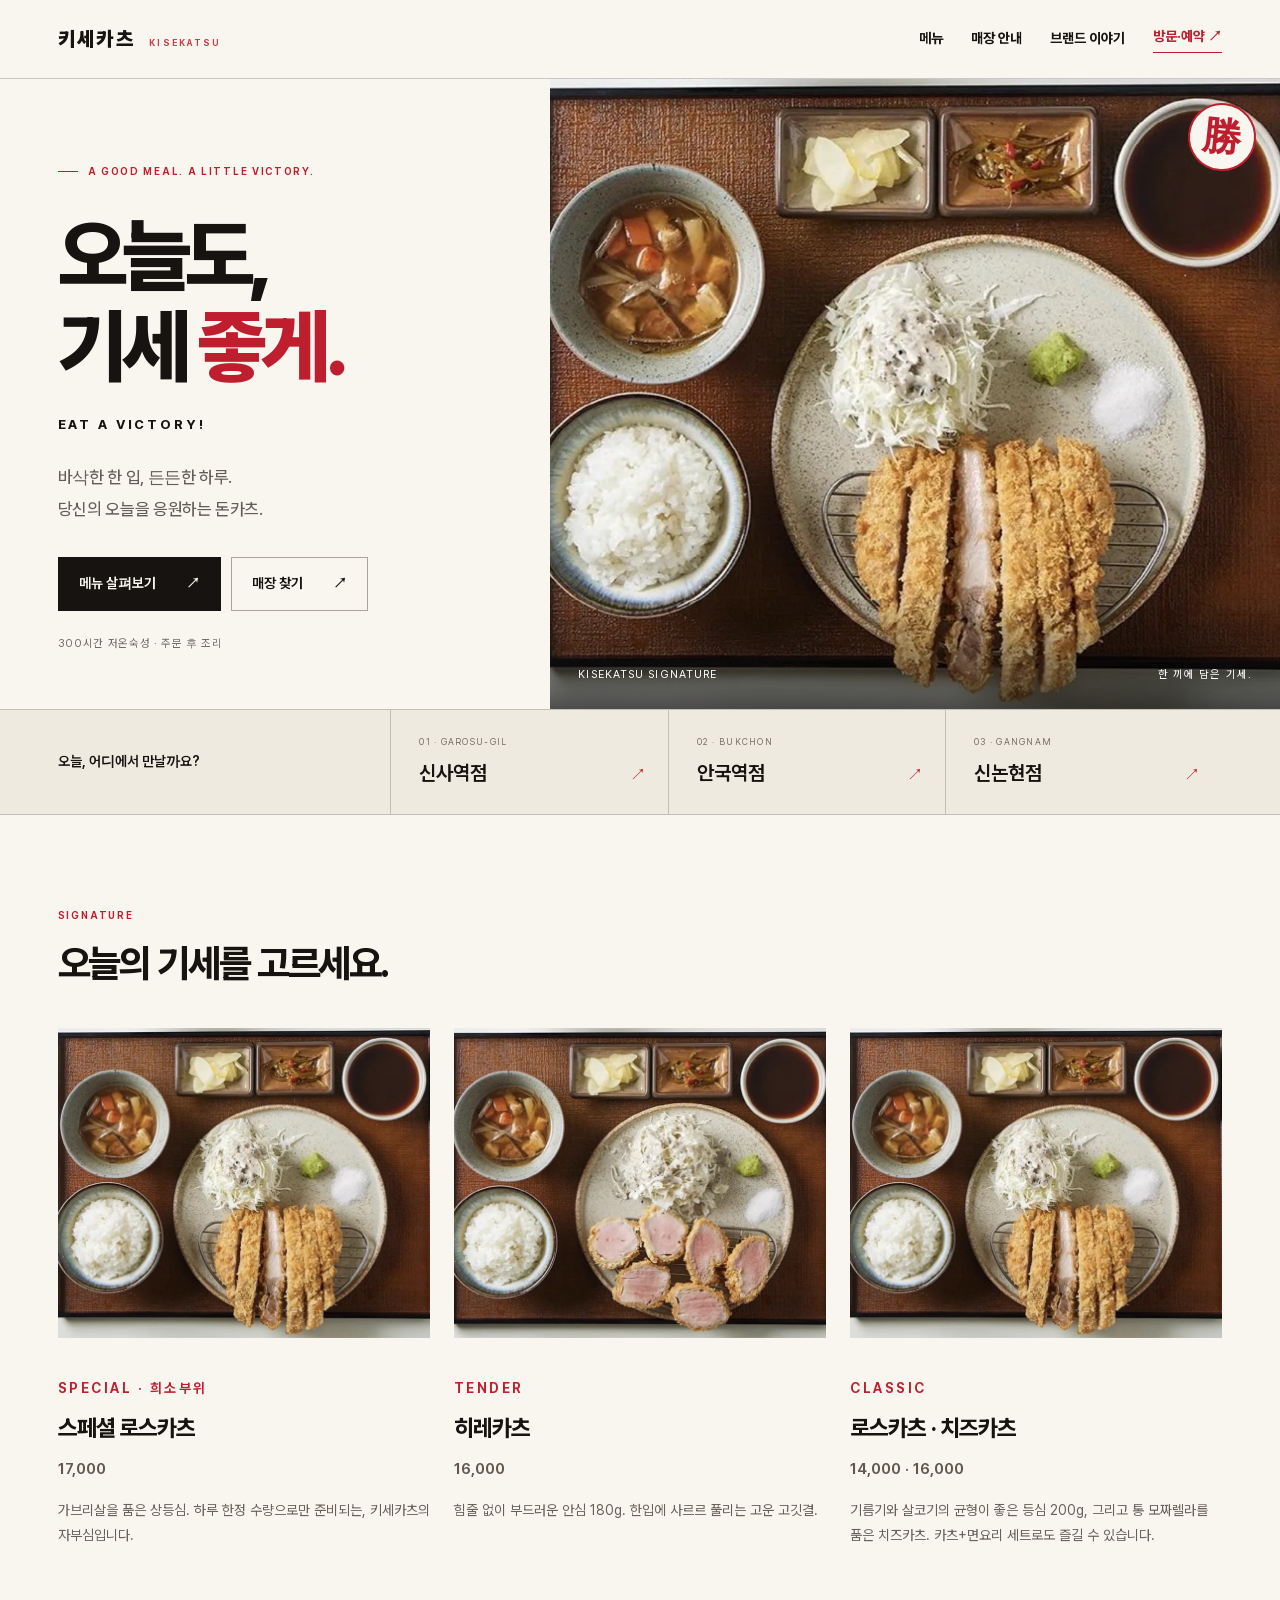
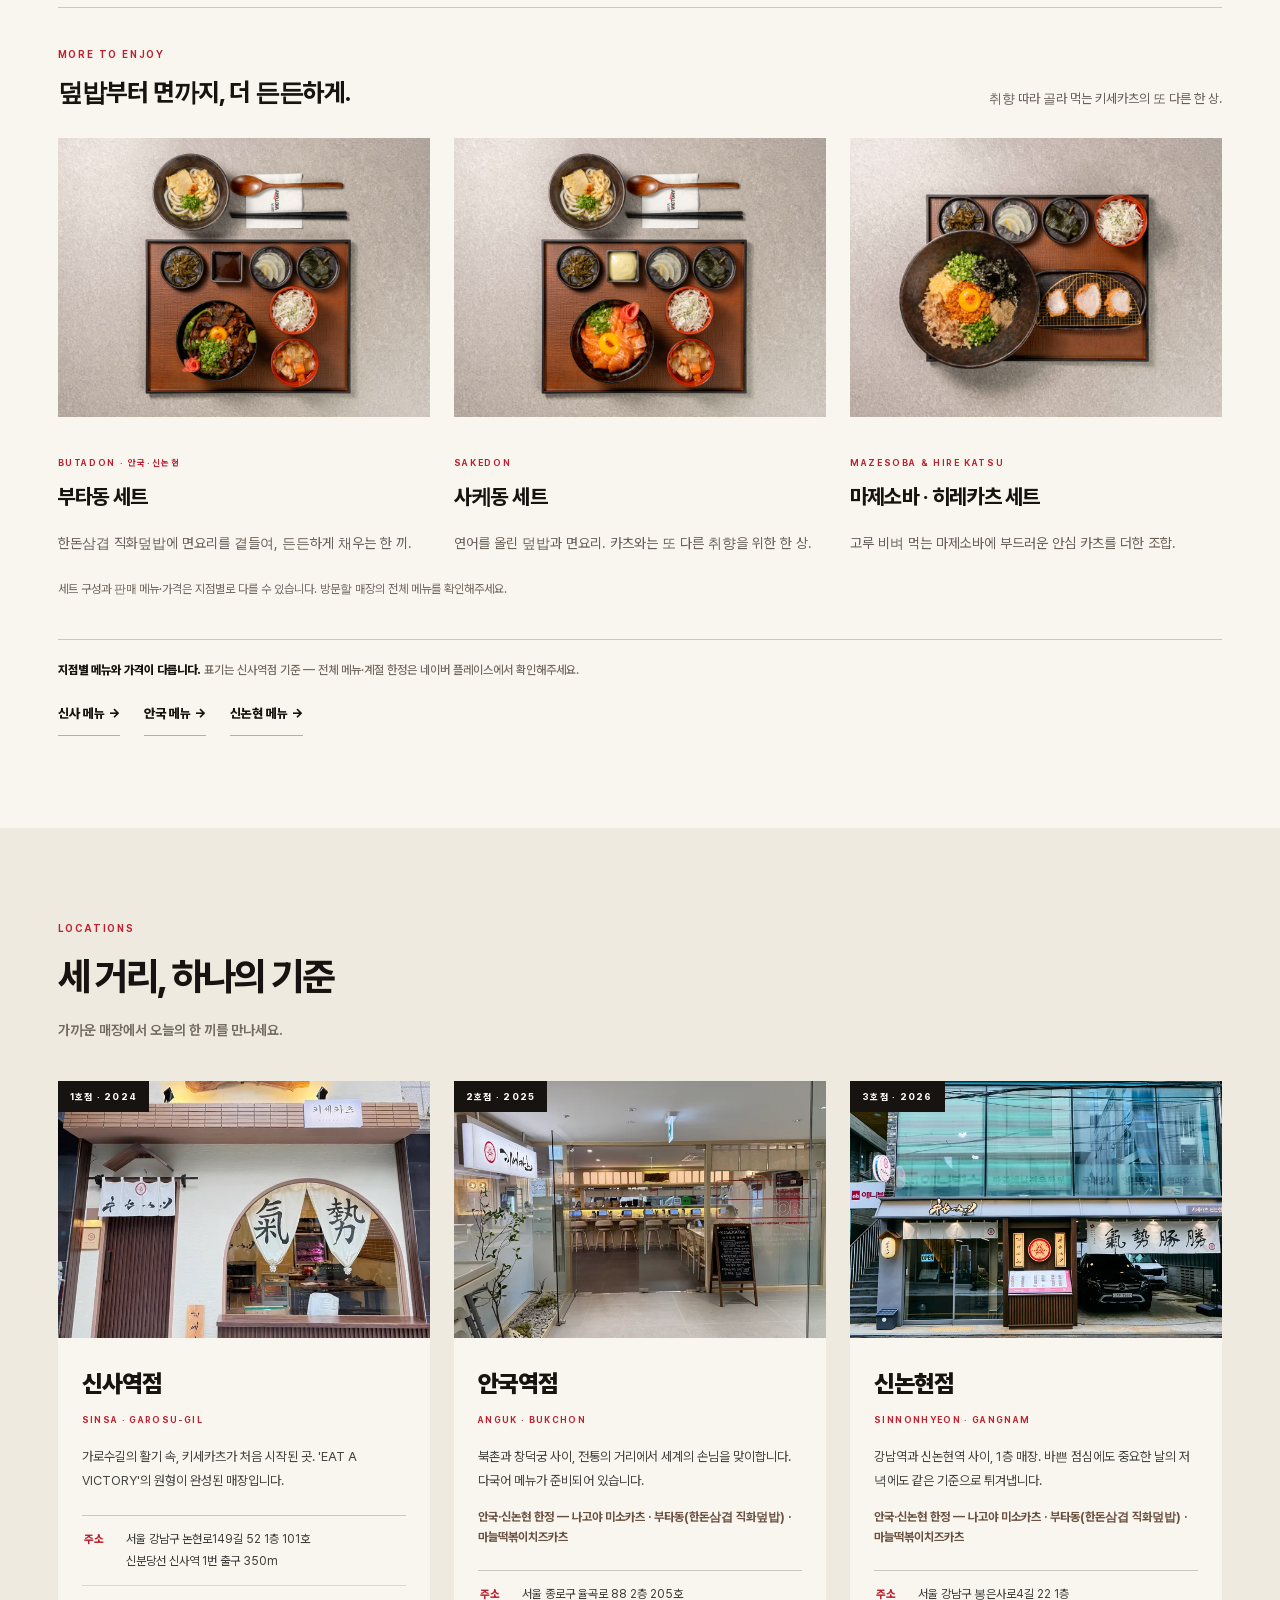
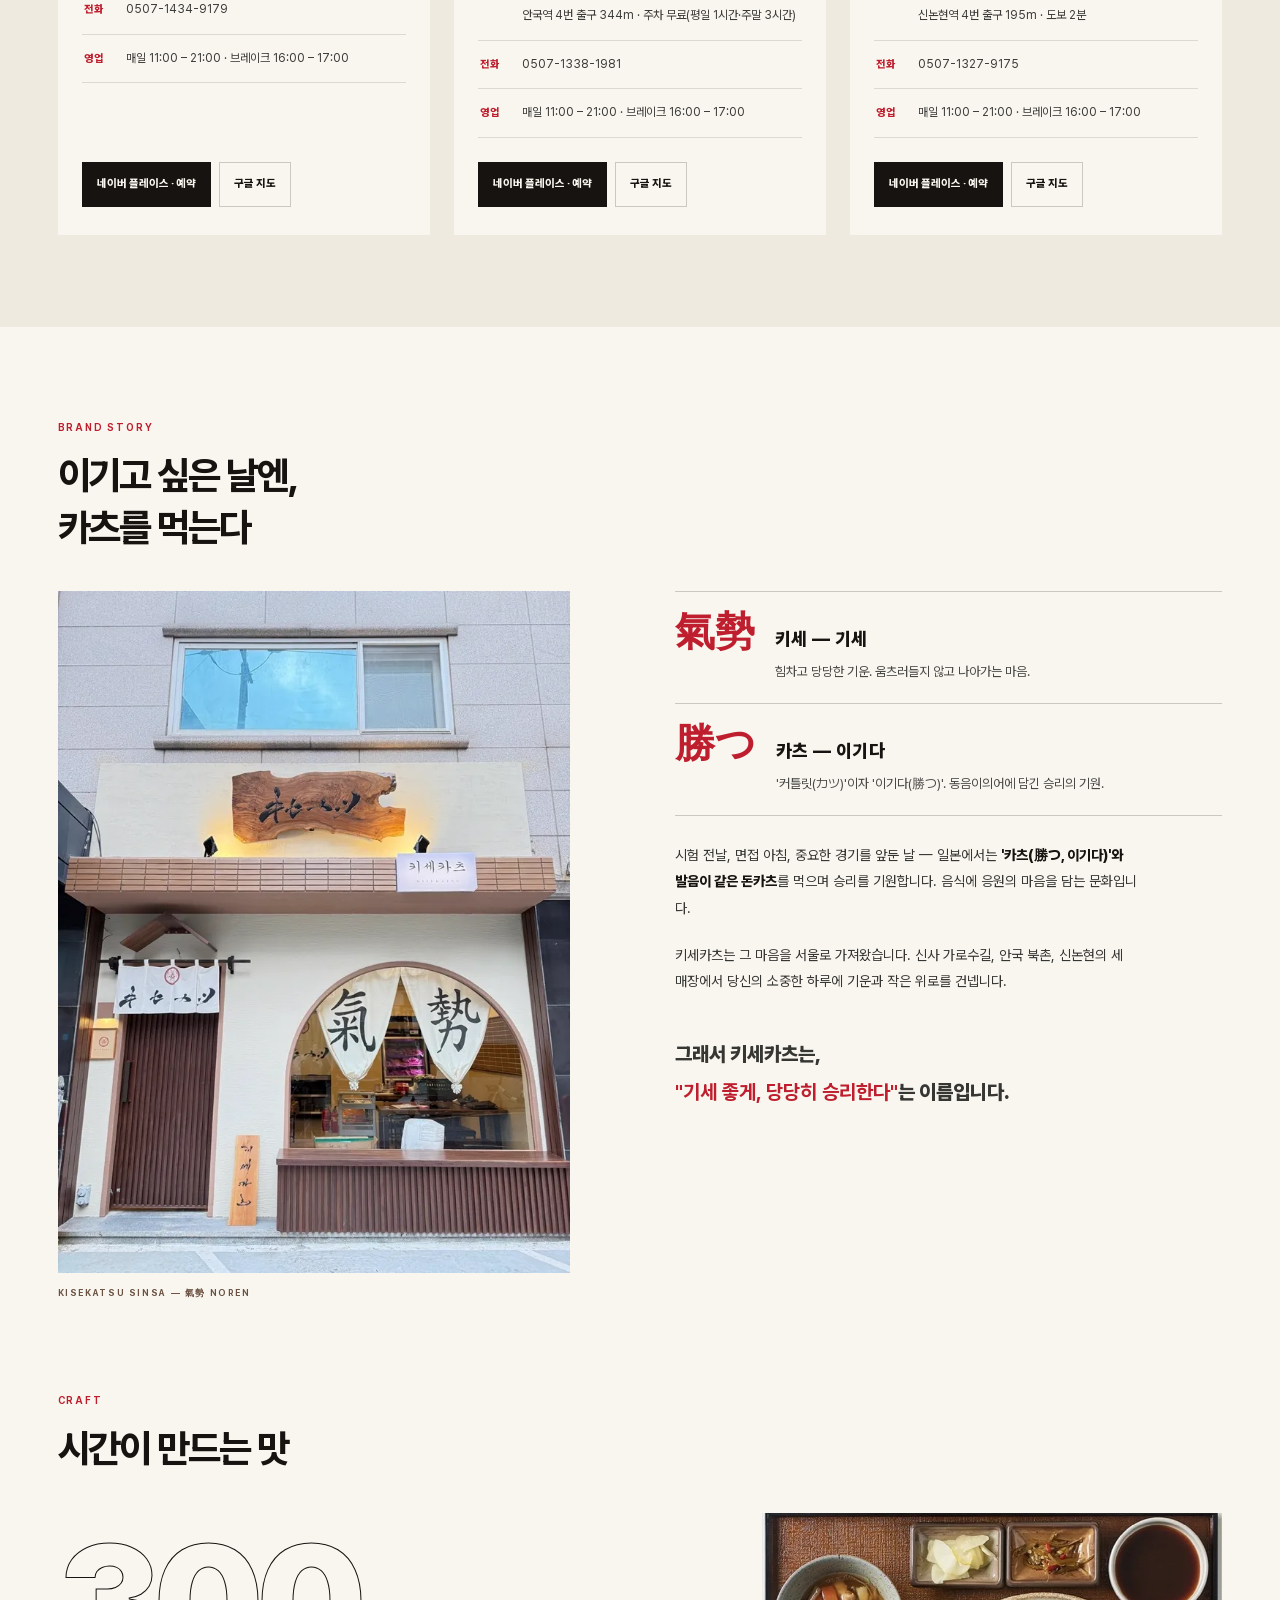
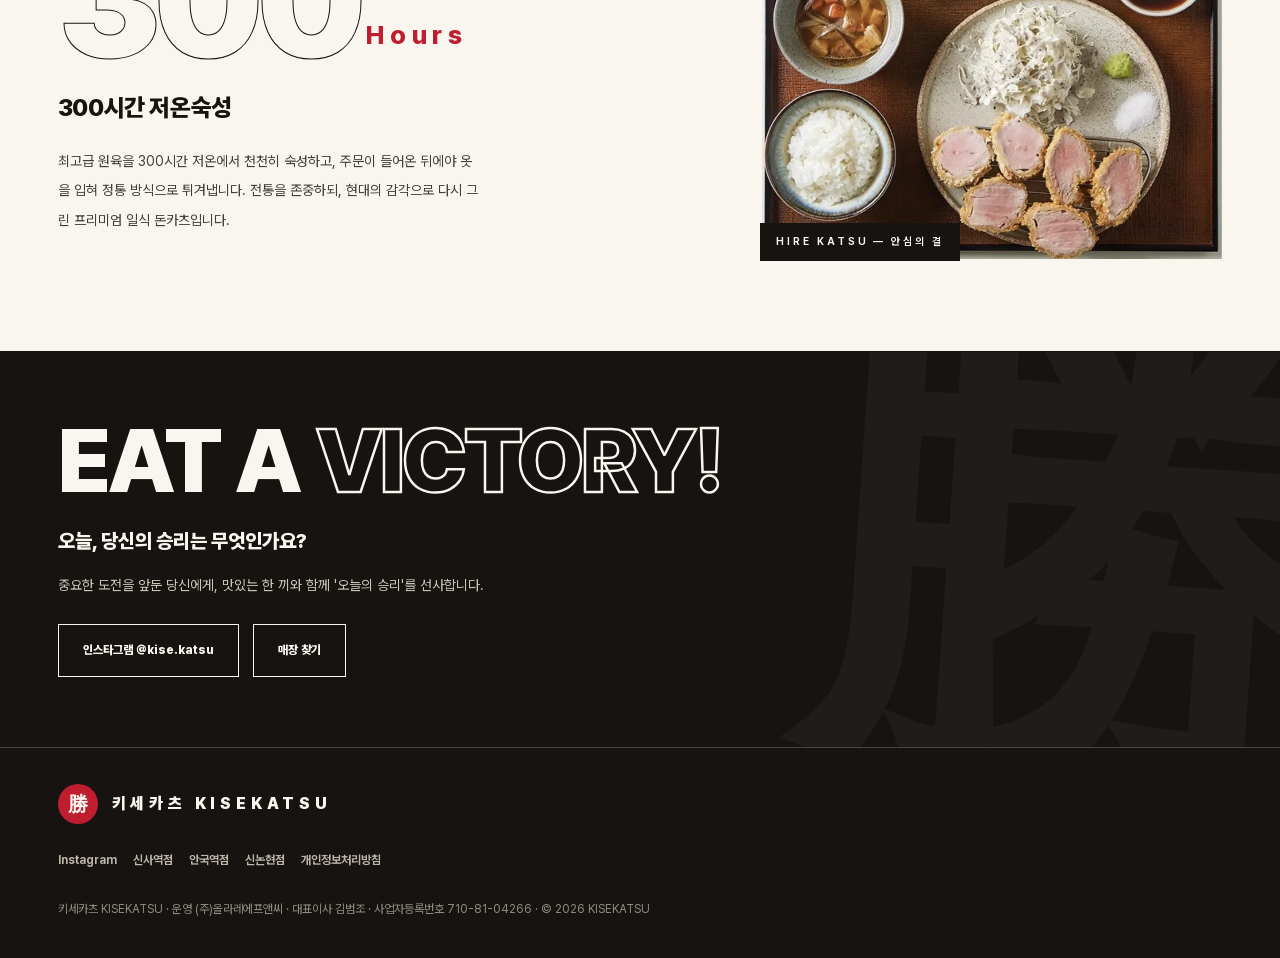
<file: index.html>
<!DOCTYPE html>

<html lang="ko">
<head>
<meta charset="UTF-8">
<meta name="viewport" content="width=device-width, initial-scale=1.0">
<title>키세카츠 KISEKATSU — 승리를 파는 돈카츠 · 신사 가로수길 · 안국 북촌 · 신논현</title>
<meta name="description" content="300시간 저온숙성 프리미엄 돈카츠 키세카츠. 일본에서 승리를 기원하며 먹는 카츠(勝つ)의 문화를 서울 신사 가로수길, 안국 북촌, 신논현역에서.">
<link rel="canonical" href="https://kisekatsu.kr/">
<meta property="og:type" content="website">
<meta property="og:title" content="키세카츠 KISEKATSU — EAT A VICTORY!">
<meta property="og:description" content="300시간 저온숙성 프리미엄 돈카츠. 신사 가로수길 · 안국 북촌 · 신논현.">
<meta property="og:url" content="https://kisekatsu.kr/">
<meta property="og:image" content="https://kisekatsu.kr/assets/img/og.jpg">
<meta property="og:locale" content="ko_KR">
<link rel="icon" href="favicon.svg" type="image/svg+xml">
<link rel="preload" href="assets/fonts/PretendardVariable.woff2" as="font" type="font/woff2" crossorigin>
<script type="application/ld+json">
{
  "@context": "https://schema.org",
  "@graph": [
    {
      "@type": "Organization",
      "@id": "https://kisekatsu.kr/#brand",
      "name": "키세카츠",
      "alternateName": "KISEKATSU",
      "url": "https://kisekatsu.kr/",
      "logo": "https://kisekatsu.kr/favicon.svg",
      "slogan": "EAT A VICTORY!",
      "sameAs": ["https://www.instagram.com/kise.katsu"]
    },
    {
      "@type": "Restaurant",
      "@id": "https://kisekatsu.kr/#sinsa",
      "name": "키세카츠 신사역점",
      "servesCuisine": "돈카츠",
      "priceRange": "₩10,000~₩20,000",
      "telephone": "0507-1434-9179",
      "address": {
        "@type": "PostalAddress",
        "streetAddress": "논현로149길 52 1층 101호",
        "addressLocality": "강남구",
        "addressRegion": "서울",
        "addressCountry": "KR"
      },
      "url": "https://kisekatsu.kr/",
      "sameAs": ["https://map.naver.com/p/entry/place/1186508365"],
      "openingHours": "Mo-Su 11:00-16:00,17:00-21:00",
      "acceptsReservations": "https://map.naver.com/p/entry/place/1186508365",
      "parentOrganization": {"@id": "https://kisekatsu.kr/#brand"}
    },
    {
      "@type": "Restaurant",
      "@id": "https://kisekatsu.kr/#anguk",
      "name": "키세카츠 안국역점",
      "servesCuisine": "돈카츠",
      "priceRange": "₩10,000~₩20,000",
      "telephone": "0507-1338-1981",
      "address": {
        "@type": "PostalAddress",
        "streetAddress": "율곡로 88 2층 205호",
        "addressLocality": "종로구",
        "addressRegion": "서울",
        "addressCountry": "KR"
      },
      "url": "https://kisekatsu.kr/",
      "sameAs": ["https://map.naver.com/p/entry/place/2086785604"],
      "openingHours": "Mo-Su 11:00-16:00,17:00-21:00",
      "acceptsReservations": "https://map.naver.com/p/entry/place/2086785604",
      "parentOrganization": {"@id": "https://kisekatsu.kr/#brand"}
    },
    {
      "@type": "Restaurant",
      "@id": "https://kisekatsu.kr/#sinnonhyeon",
      "name": "키세카츠 신논현점",
      "servesCuisine": "돈카츠",
      "priceRange": "₩10,000~₩20,000",
      "telephone": "0507-1327-9175",
      "address": {
        "@type": "PostalAddress",
        "streetAddress": "봉은사로4길 22 1층",
        "addressLocality": "강남구",
        "addressRegion": "서울",
        "postalCode": "06123",
        "addressCountry": "KR"
      },
      "geo": {"@type": "GeoCoordinates", "latitude": 37.5033958, "longitude": 127.0263934},
      "url": "https://kisekatsu.kr/#sinnonhyeon",
      "sameAs": ["https://map.naver.com/p/entry/place/2099352367", "https://maps.google.com/?cid=9476467565209082547"],
      "openingHours": "Mo-Su 11:00-16:00,17:00-21:00",
      "acceptsReservations": "https://booking.naver.com/booking/6/bizes/1740960",
      "parentOrganization": {"@id": "https://kisekatsu.kr/#brand"}
    }
  ]
}
</script>
<style>
  @font-face {
    font-family: 'Pretendard Variable';
    src: url('assets/fonts/PretendardVariable.woff2') format('woff2-variations');
    font-weight: 45 920;
    font-style: normal;
    font-display: swap;
  }
  :root {
    --ink: #0b0b0a;
    --paper: #f4eedf;
    --crimson: #be1e2d;
    --wood: #8c4936;
    --paper-70: rgba(244,238,223,.72);
    --ink-12: rgba(11,11,10,.12);
    --sans: 'Pretendard Variable', 'Apple SD Gothic Neo', 'Malgun Gothic', sans-serif;
    --serif-jp: 'Yu Mincho', 'Hiragino Mincho ProN', 'Noto Serif CJK KR', 'Batang', serif;
    --frame: 2px solid var(--ink);
  }
  * { margin: 0; padding: 0; box-sizing: border-box; }
  html { scroll-behavior: smooth; }
  body {
    font-family: var(--sans); background: var(--paper); color: var(--ink);
    -webkit-font-smoothing: antialiased; overflow-x: hidden;
    font-size: 16px; line-height: 1.85;
  }
  img { max-width: 100%; display: block; }
  a { color: inherit; }
  ::selection { background: var(--crimson); color: var(--paper); }
  :focus-visible { outline: 3px solid var(--crimson); outline-offset: 3px; }

  .skip {
    position: absolute; left: -9999px; top: 0; z-index: 300;
    background: var(--ink); color: var(--paper); padding: 12px 20px; font-weight: 700;
  }
  .skip:focus { left: 0; }

  /* ── 활자 체계 ── */
  .display {
    font-weight: 900; text-transform: uppercase;
    letter-spacing: -.045em; line-height: .88;
  }
  .label-en {
    font-weight: 650; font-size: 12px; letter-spacing: .34em;
    text-transform: uppercase;
  }
  .h-ko { font-weight: 850; letter-spacing: -.015em; line-height: 1.42; }

  /* ── 헤더 ── */
  header.top {
    position: fixed; inset: 0 0 auto 0; z-index: 100;
    display: flex; justify-content: space-between; align-items: center;
    padding: 26px clamp(20px, 4.5vw, 60px);
    mix-blend-mode: difference; color: #fff;
    pointer-events: none;
  }
  header.top a { pointer-events: auto; }
  .brand-lockup { display: flex; align-items: baseline; gap: 14px; text-decoration: none; }
  .brand-lockup b { font-weight: 900; font-size: 19px; letter-spacing: .3em; }
  .brand-lockup span { font-weight: 650; font-size: 10px; letter-spacing: .42em; opacity: .85; }
  nav.top-nav { display: flex; gap: 34px; }
  nav.top-nav a {
    text-decoration: none; font-weight: 700; font-size: 12.5px; letter-spacing: .26em;
    opacity: .85; transition: opacity .25s;
  }
  nav.top-nav a:hover { opacity: 1; }

  /* ── 모바일 하단 앵커바 ── */
  .anchor-bar {
    display: none; position: fixed; inset: auto 0 0 0; z-index: 110;
    background: var(--ink); border-top: var(--frame);
  }
  .anchor-bar a {
    flex: 1; text-align: center; padding: 15px 4px calc(15px + env(safe-area-inset-bottom, 0px));
    color: var(--paper); text-decoration: none; font-weight: 700; font-size: 12px; letter-spacing: .14em;
  }
  .anchor-bar a + a { border-left: 1px solid rgba(244,238,223,.22); }
  .anchor-bar a.res { background: var(--crimson); }

  /* ── 히어로 ── */
  .hero { position: relative; min-height: 100svh; display: flex; align-items: flex-end; overflow: hidden; }
  .hero-photo { position: absolute; inset: 0; }
  .hero-photo img {
    width: 100%; height: 100%; object-fit: cover;
    filter: saturate(.8) contrast(1.06);
    animation: breathe 14s ease-in-out infinite alternate;
  }
  @keyframes breathe { from { transform: scale(1); } to { transform: scale(1.06); } }
  .hero-shade {
    position: absolute; inset: 0;
    background:
      linear-gradient(to top, rgba(11,11,10,.82) 0%, rgba(11,11,10,.34) 42%, rgba(11,11,10,.12) 70%),
      linear-gradient(105deg, rgba(11,11,10,.5) 0%, rgba(11,11,10,0) 55%);
  }
  .hero-stamp {
    position: absolute; top: clamp(86px, 12vh, 130px); right: clamp(20px, 6vw, 90px);
    width: clamp(84px, 10vw, 128px); height: clamp(84px, 10vw, 128px);
    border: 3px solid var(--crimson); border-radius: 50%;
    display: flex; align-items: center; justify-content: center;
    font-family: var(--serif-jp); font-weight: 700; color: var(--crimson);
    font-size: clamp(46px, 5.6vw, 72px);
    transform: rotate(6deg);
    background: rgba(244,238,223,.9);
  }
  .hero-inner {
    position: relative; width: 100%; max-width: 1440px; margin: 0 auto;
    padding: 0 clamp(20px, 4.5vw, 60px) clamp(56px, 9vh, 110px);
    color: var(--paper);
  }
  .hero-topline { display: flex; align-items: center; gap: 18px; color: var(--paper); }
  .hero-topline::before { content: ''; width: 46px; height: 2px; background: var(--crimson); }
  .hero h1.display {
    margin-top: 26px;
    font-size: clamp(64px, 12.5vw, 176px);
  }
  .hero h1 .line2 { display: block; }
  .hero h1 .hollow { color: transparent; -webkit-text-stroke: 2.5px var(--paper); }
  .hero h1 .bang { color: var(--crimson); -webkit-text-stroke: 0; }
  .hero-ko {
    margin-top: 30px; font-size: clamp(19px, 2.5vw, 27px);
    font-weight: 850; letter-spacing: -.01em;
  }
  .hero-meta {
    margin-top: 26px; display: flex; flex-wrap: wrap; gap: 10px 30px;
    font-weight: 600; font-size: 13px; letter-spacing: .2em; color: var(--paper-70);
  }
  .scroll-hint {
    position: absolute; right: clamp(20px, 4.5vw, 60px); bottom: clamp(56px, 9vh, 110px);
    font-weight: 650; font-size: 10px; letter-spacing: .44em; color: var(--paper-70);
    writing-mode: vertical-rl;
  }
  .scroll-hint::after {
    content: ''; display: block; width: 1px; height: 52px; background: var(--paper);
    margin: 14px auto 0; animation: drop 2.2s cubic-bezier(.2,.7,.3,1) infinite;
  }
  @keyframes drop { 0% { transform: scaleY(0); transform-origin: top; } 55% { transform: scaleY(1); } 100% { transform: scaleY(1); opacity: 0; } }

  /* ── 마퀴 (전체 1곳) ── */
  .marquee { overflow: hidden; background: var(--crimson); border-block: var(--frame); padding: 15px 0; }
  .marquee-track { display: flex; width: max-content; animation: slide 26s linear infinite; }
  .marquee-track span {
    font-weight: 900; font-size: 15px; letter-spacing: .3em; color: var(--paper);
    white-space: nowrap; padding-right: 64px; text-transform: uppercase;
  }
  .marquee-track span.jp { font-family: var(--serif-jp); font-weight: 700; letter-spacing: .18em; }
  @keyframes slide { to { transform: translateX(-50%); } }

  /* ── 공통 씬 ── */
  section { position: relative; }
  .inner { max-width: 1440px; margin: 0 auto; padding-inline: clamp(20px, 4.5vw, 60px); }
  .scene-head {
    display: grid; grid-template-columns: auto 1fr; gap: 22px clamp(24px, 4vw, 64px);
    align-items: start;
  }
  .scene-no {
    width: 58px; height: 58px; border: var(--frame); border-radius: 50%;
    display: flex; align-items: center; justify-content: center;
    font-weight: 800; font-size: 15px; letter-spacing: .08em;
  }
  .scene-head .label-en { color: var(--crimson); margin-bottom: 14px; }
  .scene-title { font-size: clamp(30px, 4vw, 52px); }

  /* ── 01 스토리·네이밍 ── */
  .story { padding: clamp(110px, 14vh, 170px) 0; }
  .story-grid {
    margin-top: clamp(56px, 7vw, 96px);
    display: grid; grid-template-columns: 5fr 6fr; gap: clamp(40px, 6vw, 110px);
    align-items: start;
  }
  .story-photo { position: sticky; top: 110px; }
  .story-photo figure { position: relative; border: var(--frame); }
  .story-photo img { filter: saturate(.8) contrast(1.06); }
  .story-photo figure::after {
    content: ''; position: absolute; inset: 0; transform: translate(14px, 14px);
    border: 2px solid var(--crimson); z-index: -1;
  }
  .story-photo figcaption {
    margin-top: 20px; font-weight: 650; font-size: 11px; letter-spacing: .3em; color: var(--wood);
    text-transform: uppercase;
  }
  .naming-pair { border-top: var(--frame); }
  .naming-row { display: flex; align-items: baseline; gap: 26px; padding: 30px 2px; border-bottom: var(--frame); }
  .naming-kanji { font-family: var(--serif-jp); font-weight: 700; font-size: clamp(42px, 4.6vw, 62px); color: var(--crimson); line-height: 1; flex-shrink: 0; }
  .naming-row h3 { font-size: 20px; font-weight: 850; letter-spacing: .02em; }
  .naming-row p { font-size: 14.5px; color: rgba(11,11,10,.74); margin-top: 6px; }
  .story-copy { margin-top: 46px; }
  .story-copy > p { font-size: 16.5px; line-height: 2.1; color: rgba(11,11,10,.82); margin-bottom: 30px; max-width: 33em; }
  .story-copy strong { font-weight: 800; color: var(--ink); }
  .story-sum {
    margin-top: 40px; font-size: clamp(21px, 2.4vw, 28px); font-weight: 850; line-height: 1.7;
  }
  .story-sum b { color: var(--crimson); }

  /* ── 선언 (70svh) ── */
  .declare {
    min-height: 70svh; background: var(--ink); color: var(--paper);
    display: flex; align-items: center; border-block: var(--frame);
  }
  .declare .inner { width: 100%; padding-block: 90px; }
  .declare .display { font-size: clamp(56px, 9.5vw, 138px); }
  .declare .display em { font-style: normal; color: transparent; -webkit-text-stroke: 2px var(--paper); }
  .declare .display .win { color: var(--crimson); }
  .declare-ko {
    margin-top: 34px; font-size: clamp(17px, 1.9vw, 21px); font-weight: 500;
    color: rgba(244,238,223,.78); max-width: 36em; line-height: 2.05;
    margin-left: clamp(0px, 14vw, 260px);
  }
  .declare-ko strong { color: var(--paper); font-weight: 800; }

  /* ── 02 크래프트 ── */
  .craft { padding: clamp(110px, 14vh, 170px) 0; overflow: hidden; }
  .craft-grid {
    margin-top: clamp(48px, 6vw, 80px);
    display: grid; grid-template-columns: 7fr 5fr; gap: clamp(36px, 5vw, 90px); align-items: center;
  }
  .craft-num {
    font-weight: 900; letter-spacing: -.06em; line-height: .8;
    font-size: clamp(120px, 22vw, 320px);
    margin-left: calc(clamp(20px, 4.5vw, 60px) * -1.6);
    color: transparent; -webkit-text-stroke: 3px var(--ink);
    user-select: none;
  }
  .craft-num i { font-style: normal; font-size: .16em; letter-spacing: .22em; color: var(--crimson); -webkit-text-stroke: 0; vertical-align: .5em; margin-left: .3em; font-weight: 800; }
  .craft-copy h3 { font-size: clamp(24px, 2.8vw, 34px); margin-top: 26px; }
  .craft-copy p { margin-top: 22px; font-size: 15.5px; line-height: 2.1; color: rgba(11,11,10,.78); max-width: 30em; }
  .craft-photo { border: var(--frame); position: relative; }
  .craft-photo img { filter: saturate(.8) contrast(1.06); aspect-ratio: 4/3; object-fit: cover; width: 100%; }
  .craft-photo figcaption {
    position: absolute; left: -2px; bottom: -2px; background: var(--ink); color: var(--paper);
    font-weight: 650; font-size: 10.5px; letter-spacing: .28em; padding: 10px 16px; text-transform: uppercase;
  }

  /* ── 03 메뉴 ── */
  .menu { background: var(--ink); color: var(--paper); border-block: var(--frame); padding: clamp(110px, 14vh, 170px) 0; }
  .menu .scene-no { border-color: var(--paper); }
  .menu-deck {
    margin-top: clamp(56px, 7vw, 100px);
    display: grid; grid-template-columns: repeat(3, 1fr); gap: clamp(24px, 3vw, 44px);
    align-items: start;
  }
  .dish { border: 2px solid var(--paper); background: var(--ink); }
  .dish:nth-child(2) { margin-top: clamp(32px, 4.5vw, 72px); }
  .dish:nth-child(3) { margin-top: clamp(64px, 9vw, 144px); }
  .dish-photo { border-bottom: 2px solid var(--paper); overflow: hidden; }
  .dish-photo img { filter: saturate(.8) contrast(1.06); aspect-ratio: 5/4; object-fit: cover; width: 100%; transition: transform .8s cubic-bezier(.2,.7,.2,1); }
  .dish:hover .dish-photo img { transform: scale(1.045); }
  .dish-body { padding: 30px 28px 34px; }
  .dish-tag { font-weight: 650; font-size: 10.5px; letter-spacing: .3em; color: var(--crimson); text-transform: uppercase; }
  .dish h3 { margin-top: 12px; font-size: 23px; font-weight: 850; letter-spacing: .01em; }
  .dish .price { margin-top: 6px; font-weight: 650; font-size: 13px; letter-spacing: .1em; color: rgba(244,238,223,.66); }
  .dish p { margin-top: 16px; font-size: 14px; line-height: 1.95; color: rgba(244,238,223,.78); }
  .dish-type { padding: 40px 28px 44px; display: flex; flex-direction: column; min-height: 100%; }
  .dish-type .naming-kanji { color: var(--crimson); font-size: 54px; }
  .menu-more {
    margin-top: clamp(48px, 6vw, 76px); border: 2px solid var(--paper);
    display: grid; grid-template-columns: 1fr auto auto; align-items: center;
  }
  .menu-more p { padding: 24px 30px; font-size: 14.5px; font-weight: 500; color: rgba(244,238,223,.85); }
  .menu-more p strong { color: var(--paper); font-weight: 800; }
  .menu-more a {
    align-self: stretch; display: flex; align-items: center; padding: 24px 30px;
    border-left: 2px solid var(--paper); text-decoration: none;
    font-weight: 800; font-size: 13px; letter-spacing: .18em; transition: background .25s, color .25s;
  }
  .menu-more a:hover { background: var(--crimson); }

  /* ── 04 매장 ── */
  .stores { padding: clamp(110px, 14vh, 170px) 0 clamp(140px, 18vh, 220px); }
  .stores-proof { margin-top: 16px; font-weight: 650; font-size: 13px; letter-spacing: .16em; color: var(--wood); }
  .store-grid {
    margin-top: clamp(56px, 7vw, 96px);
    display: grid; grid-template-columns: 1fr 1fr; gap: clamp(32px, 5vw, 80px);
    align-items: start;
  }
  .store:nth-child(2) { margin-top: clamp(48px, 8vw, 150px); }
  @media (min-width: 1200px) {
    .store-grid { grid-template-columns: repeat(3, 1fr); gap: clamp(28px, 2.6vw, 48px); }
    .store-body { padding: 36px 30px 40px; }
  }
  .store { border: var(--frame); background: var(--paper); position: relative; }
  .store-photo { border-bottom: var(--frame); overflow: hidden; position: relative; }
  .store-photo img { filter: saturate(.8) contrast(1.06); aspect-ratio: 4/3; object-fit: cover; width: 100%; transition: transform .8s cubic-bezier(.2,.7,.2,1); }
  .store:hover .store-photo img { transform: scale(1.04); }
  .store-no {
    position: absolute; top: 0; left: 0; background: var(--ink); color: var(--paper);
    font-weight: 800; font-size: 11px; letter-spacing: .24em; padding: 11px 18px;
  }
  .store-body { padding: 42px 40px 46px; }
  .store h3 { font-size: 27px; font-weight: 900; letter-spacing: .04em; }
  .store h3 small { display: block; font-weight: 650; font-size: 10.5px; letter-spacing: .38em; color: var(--crimson); margin-top: 10px; text-transform: uppercase; }
  .store-desc { margin-top: 20px; font-size: 14.5px; line-height: 2; color: rgba(11,11,10,.76); }
  .store-only { margin-top: 14px; font-size: 13px; font-weight: 700; color: var(--wood); }
  .store dl { margin-top: 26px; border-top: var(--frame); }
  .store dl div { display: flex; padding: 13px 2px; border-bottom: 1px solid var(--ink-12); }
  .store dt { width: 74px; flex-shrink: 0; font-weight: 800; font-size: 12px; letter-spacing: .2em; color: var(--crimson); }
  .store dd { font-size: 14.5px; color: rgba(11,11,10,.8); line-height: 1.8; }
  .store dd a { text-decoration: none; }
  .store-links { margin-top: 30px; display: flex; flex-wrap: wrap; gap: 12px; }
  .store-links a {
    text-decoration: none; font-weight: 800; font-size: 12.5px; letter-spacing: .14em;
    border: var(--frame); padding: 13px 20px; transition: .25s;
    background: var(--paper);
  }
  .store-links a.naver { background: var(--ink); color: var(--paper); }
  .store-links a:hover { transform: translate(-3px, -3px); box-shadow: 5px 5px 0 var(--crimson); }

  /* ── 클로징 ── */
  .closing {
    background: var(--crimson); color: var(--paper); border-top: var(--frame);
    padding: clamp(130px, 18vh, 210px) 0; position: relative; overflow: hidden; text-align: left;
  }
  .closing-kanji {
    position: absolute; top: 50%; right: -4vw; transform: translateY(-50%) rotate(4deg);
    font-family: var(--serif-jp); font-weight: 700; font-size: clamp(300px, 42vw, 640px);
    color: rgba(11,11,10,.14); line-height: 1; user-select: none; pointer-events: none;
  }
  .closing .display { position: relative; font-size: clamp(52px, 9vw, 132px); }
  .closing .display .hollow { color: transparent; -webkit-text-stroke: 2.5px var(--paper); }
  .closing-q {
    position: relative; margin-top: 38px; font-size: clamp(19px, 2.3vw, 26px);
    font-weight: 850; line-height: 1.7;
  }
  .closing-sub { position: relative; margin-top: 16px; font-size: 15px; color: rgba(244,238,223,.82); max-width: 34em; }
  .closing-links { position: relative; margin-top: 44px; display: flex; flex-wrap: wrap; gap: 14px; }
  .closing-links a {
    text-decoration: none; font-weight: 800; font-size: 13px; letter-spacing: .16em;
    border: 2px solid var(--paper); padding: 15px 24px; transition: .25s;
  }
  .closing-links a:hover { background: var(--paper); color: var(--crimson); }

  /* ── 푸터 ── */
  footer { background: var(--ink); color: var(--paper); padding: 60px 0 46px; }
  footer .inner { display: grid; gap: 26px; }
  .foot-brand { display: flex; align-items: center; gap: 14px; }
  .foot-seal {
    width: 40px; height: 40px; border-radius: 50%; background: var(--crimson); color: var(--paper);
    display: flex; align-items: center; justify-content: center;
    font-family: var(--serif-jp); font-weight: 700; font-size: 20px;
  }
  .foot-brand b { font-weight: 900; font-size: 16px; letter-spacing: .3em; }
  footer p.legal { font-size: 12px; font-weight: 400; color: rgba(244,238,223,.55); letter-spacing: .06em; line-height: 2.2; }
  footer .foot-links { display: flex; flex-wrap: wrap; gap: 22px; font-size: 12px; }
  footer .foot-links a { color: rgba(244,238,223,.75); text-decoration: none; font-weight: 650; letter-spacing: .12em; }
  footer .foot-links a:hover { color: var(--paper); }

  /* ── 리빌 (no-JS 폴백: 기본 보임) ── */
  .reveal { opacity: 1; transform: none; }
  html.js .reveal { opacity: 0; transform: translateY(30px); transition: opacity .9s cubic-bezier(.2,.7,.2,1), transform .9s cubic-bezier(.2,.7,.2,1); }
  html.js .reveal.on { opacity: 1; transform: none; }

  @media (prefers-reduced-motion: reduce) {
    .hero-photo img, .marquee-track, .scroll-hint::after { animation: none !important; }
    html.js .reveal { opacity: 1; transform: none; transition: none; }
    html { scroll-behavior: auto; }
  }

  /* ── 반응형 ── */
  @media (max-width: 960px) {
    nav.top-nav { display: none; }
    .anchor-bar { display: flex; }
    body { padding-bottom: 54px; }
    .story-grid, .craft-grid, .store-grid { grid-template-columns: 1fr; }
    .story-photo { position: static; }
    .menu-deck { grid-template-columns: 1fr; }
    .dish:nth-child(2), .dish:nth-child(3) { margin-top: 0; }
    .dish { max-width: 560px; }
    .dish:nth-child(2) { margin-left: auto; }
    .store:nth-child(2) { margin-top: 0; }
    .menu-more { grid-template-columns: 1fr; }
    .menu-more a { border-left: 0; border-top: 2px solid var(--paper); }
    .craft-num { margin-left: -6px; }
    .declare-ko { margin-left: 0; }
    .scroll-hint { display: none; }
  }
  @media (max-width: 420px) {
    .hero h1.display { font-size: clamp(56px, 17vw, 76px); }
    .store-body { padding: 32px 24px 36px; }
    .dish-body { padding: 26px 22px 30px; }
    .scene-head { grid-template-columns: 1fr; }
    .scene-no { display: none; }
  }

/* Food and visits: 2026-09-29 preview */
.menu-extra{margin-top:60px;padding-top:38px;border-top:1px solid rgba(23,19,16,.2)}
#more-menu-title{scroll-margin-top:140px}
.menu-extra-heading{display:flex;justify-content:space-between;align-items:flex-end;gap:20px}.menu-extra-heading .label-en{font-size:10px;color:#be1e2d;letter-spacing:.18em;margin-bottom:12px}.menu-extra-heading h3{font-size:25px;font-weight:750;letter-spacing:-.04em;line-height:1.4}.menu-extra-heading>p{font-size:13px;color:#696158}.menu-set-note{margin-top:24px;font-size:12px;color:#736a61;line-height:1.8}.extra-menu-deck .dish-photo img{aspect-ratio:4/3!important;height:auto;object-fit:contain}.menu-extra .dish h3{font-size:21px}.menu-extra .dish-tag{font-size:9px}.menu-extra .menu-deck{margin-top:28px}
@media(max-width:760px){.menu-extra{margin-top:38px;padding-top:28px}.menu-extra-heading{display:block}.menu-extra-heading h3{font-size:23px}.menu-extra-heading>p{margin-top:10px;font-size:12px}.menu-extra .dish h3{font-size:21px}}
:root{--ink:#171310;--paper:#f8f6ef;--crimson:#be1e2d;--wood:#6b5142;--frame:1px solid rgba(23,19,16,.2)}
body{line-height:1.7} section[id],article[id]{scroll-margin-top:96px} a{touch-action:manipulation}
header.top{position:sticky;inset:auto;top:0;background:var(--paper);color:var(--ink);mix-blend-mode:normal;padding:22px 4.5vw;border-bottom:var(--frame);pointer-events:auto}
.brand-lockup b{font-size:20px;letter-spacing:.12em}.brand-lockup span{font-size:9px;color:var(--crimson);letter-spacing:.24em}
nav.top-nav{align-items:center;gap:28px}nav.top-nav a{letter-spacing:0;font-size:14px;opacity:1}.nav-reserve{border-bottom:1px solid var(--crimson);padding-bottom:3px;color:var(--crimson)}
.hero{min-height:0;display:grid;grid-template-columns:43% 57%;align-items:stretch;overflow:visible}
.hero-inner{padding:clamp(40px,6vw,90px) 3vw 48px 4.5vw;color:var(--ink);display:flex;flex-direction:column;justify-content:center;align-items:flex-start}
.hero-topline{color:var(--crimson);font-size:10px;letter-spacing:.17em;gap:10px}.hero-topline::before{width:20px;height:1px}
.hero h1{font-size:clamp(58px,6.3vw,96px);line-height:1.13;letter-spacing:-.075em;margin:30px 0 0;font-weight:850;word-break:keep-all}.hero h1 span{color:var(--crimson)}
.hero-english{font-size:13px;font-weight:750;letter-spacing:.22em;margin-top:22px}.hero-ko{font-size:17px;font-weight:450;line-height:1.85;margin-top:26px;letter-spacing:-.02em;color:#635d55}
.hero-actions{display:flex;gap:10px;margin-top:32px;flex-wrap:wrap}.button{display:inline-flex;gap:30px;justify-content:space-between;align-items:center;border:1px solid #aca49a;text-decoration:none;padding:14px 20px;font-size:14px;font-weight:650;min-height:50px}.button.primary{background:var(--ink);color:var(--paper);border-color:var(--ink)}.button:hover{background:var(--crimson);color:white;border-color:var(--crimson)}.hero-note{font-size:11px;color:#726b62;margin-top:24px;letter-spacing:.06em}
.hero-visual{position:relative;min-height:630px;overflow:hidden;margin:0;background:#55402d}.hero-visual picture{display:block;height:100%}.hero-visual img{width:100%;height:100%;position:absolute;inset:0;object-fit:cover;object-position:center;filter:none}.hero-visual figcaption{position:absolute;inset:auto 0 0;display:flex;justify-content:space-between;gap:10px;background:linear-gradient(transparent,rgba(0,0,0,.65));padding:70px 28px 24px;color:white;font-size:11px;letter-spacing:.1em}.hero-stamp{top:24px;right:24px;width:68px;height:68px;font-size:39px;border-width:2px;background:var(--paper)}
.location-strip{display:grid;grid-template-columns:1.2fr repeat(3,1fr);border-block:var(--frame);padding:0 4.5vw;align-items:stretch;background:#eeeadf}.strip-label{align-self:center;font-size:14px;font-weight:600}.location-strip a{position:relative;display:flex;flex-direction:column;gap:7px;text-decoration:none;border-left:var(--frame);padding:24px 28px}.location-strip small{font-size:9px;letter-spacing:.14em;color:#776d63}.location-strip strong{font-size:20px;font-weight:650}.location-strip a>span{position:absolute;right:22px;bottom:26px;color:var(--crimson)}.location-strip a:hover{background:#e5dfd1}
.inner{max-width:1440px;padding-inline:4.5vw}.menu,.stores,.story,.craft{padding:92px 0;background:var(--paper);color:var(--ink);border:0}.scene-head{grid-template-columns:1fr;gap:0}.scene-no{display:none}.scene-head .label-en{font-size:10px;letter-spacing:.18em;margin-bottom:14px}.scene-title{font-size:clamp(28px,3vw,44px);line-height:1.35;letter-spacing:-.055em;font-weight:750}
.menu-deck{margin-top:38px;gap:24px}.dish{border:0;background:transparent}.dish:nth-child(2),.dish:nth-child(3){margin-top:0}.dish-photo{border:0;background:#eee9dd}.dish-photo img{aspect-ratio:1.2;filter:none}.dish-body{padding:22px 0 0}.dish h3{font-size:23px;letter-spacing:-.04em;font-weight:750;margin-top:8px}.dish-tag{color:var(--crimson);font-size:9px;letter-spacing:.18em}.dish .price{font-size:15px;color:#61594f;margin-top:8px;letter-spacing:0}.dish p{color:#696158;font-size:14px;line-height:1.75}.dish .dish-tag{color:var(--crimson)}
.menu-more{display:flex;flex-wrap:wrap;border:0;border-top:var(--frame);margin-top:38px;padding-top:20px;gap:12px 24px}.menu-more p{flex-basis:100%;padding:0;color:#736a61;font-size:12px}.menu-more p strong{color:var(--ink)}.menu-more a{border:0;border-bottom:1px solid #b8ada2;padding:6px 0;font-size:13px;letter-spacing:0;min-height:44px}.menu-more a:hover{background:transparent;color:var(--crimson)}
.stores{background:#eeeadf}.stores-proof{font-size:14px;letter-spacing:0;color:#746c61}.store-grid{margin-top:38px;gap:24px;grid-template-columns:repeat(3,minmax(0,1fr));align-items:stretch}.store,.store:nth-child(2){margin:0;background:var(--paper);border:0;display:flex;flex-direction:column}.store-photo{border:0}.store-photo img{filter:none;aspect-ratio:1.45}.store-no{font-size:9px;letter-spacing:.14em;padding:8px 12px}.store-body{padding:26px 24px 28px;display:flex;flex-direction:column;flex:1}.store h3{font-size:24px;letter-spacing:-.04em}.store h3 small{font-size:9px;letter-spacing:.15em;margin-top:7px}.store-desc{font-size:13px;line-height:1.85;margin-top:18px}.store-only{font-size:12px}.store dl{margin-top:22px;border-top:var(--frame)}.store dl div{gap:8px}.store dt{width:34px;font-size:11px;letter-spacing:0;padding-top:2px}.store dd{font-size:12px;overflow-wrap:anywhere}.store-links{margin-top:auto;padding-top:24px;gap:8px}.store-links a{font-size:11px;letter-spacing:0;padding:12px 14px;min-height:44px}.store-links a:hover{transform:none;box-shadow:none;background:var(--crimson);color:white}
.story-grid{margin-top:38px;display:grid;grid-template-columns:1fr 1fr;gap:70px}.story-photo{position:static}.story-photo figure{border:0}.story-photo figure::after{display:none}.story-photo img{aspect-ratio:4/3;object-fit:cover;filter:none}.story-photo figcaption{font-size:9px;letter-spacing:.18em;margin-top:12px}.naming-row{padding:20px 0;gap:20px}.naming-row h3{font-size:18px}.naming-row p{font-size:13px}.naming-kanji{font-size:40px}.story-copy{margin-top:26px}.story-copy>p{font-size:14px;line-height:1.9;margin-bottom:20px}.story-copy .story-sum{font-size:20px}.craft{padding-top:0}.craft-grid{margin-top:38px;gap:60px}.craft-num{margin:0;font-size:160px;-webkit-text-stroke:1px var(--ink)}.craft-copy h3{font-size:24px}.craft-copy p{font-size:14px}.craft-photo{border:0}.craft-photo img{filter:none}
.closing{background:var(--ink);padding:70px 0}.closing .display{font-size:clamp(45px,7vw,94px)}.closing-kanji{color:rgba(255,255,255,.04)}.closing-q{font-size:20px;margin-top:24px}.closing-sub{font-size:14px}.closing-links{margin-top:26px}.closing-links a{font-size:12px;letter-spacing:0;border-width:1px}footer{border-top:1px solid #49443e;padding-block:36px}footer .foot-links{gap:16px}footer .foot-links a{letter-spacing:0}footer p.legal{letter-spacing:0}
@media(min-width:961px) and (max-width:1150px){.hero-actions .button{gap:18px;padding:12px 15px}.store-body{padding:22px 18px}}
@media(max-width:960px){.hero-visual{min-height:540px}.hero h1{font-size:60px}.hero-inner{padding-left:5vw}.hero-topline{font-size:8px;letter-spacing:.08em}.hero-actions{gap:8px}.button{padding:12px 15px;gap:18px}.location-strip{grid-template-columns:repeat(3,1fr);padding:0 5vw}.strip-label{display:none}.location-strip a{padding:20px 16px}.location-strip a:first-of-type{border-left:0}.location-strip strong{font-size:18px}.location-strip small{font-size:8px}.location-strip a>span{right:8px;bottom:23px}.menu-deck{grid-template-columns:repeat(3,minmax(0,1fr))}.dish{max-width:none}.dish h3{font-size:19px}.store-grid{grid-template-columns:1fr}.store{display:grid;grid-template-columns:40% 60%}.store-photo img{height:100%;aspect-ratio:auto}.story-grid{gap:35px}.craft-grid{grid-template-columns:1fr 1fr;gap:35px}.store-links{margin-top:16px;padding-top:0}.anchor-bar a{font-size:13px;letter-spacing:0;padding-block:15px calc(15px + env(safe-area-inset-bottom,0px))}body{padding-bottom:calc(55px + env(safe-area-inset-bottom,0px))}}
@media(max-width:760px){header.top{padding:19px 5vw}.brand-lockup{gap:12px}.brand-lockup b{font-size:18px}.hero{grid-template-columns:1fr}.hero-inner{padding:35px 5vw 30px}.hero-topline{font-size:8px;letter-spacing:.14em}.hero h1{font-size:56px;margin-top:20px;line-height:1.12}.hero-english{font-size:10px;margin-top:14px}.hero-ko{font-size:14px;margin-top:18px}.hero-actions{margin-top:22px;flex-wrap:nowrap;width:100%}.button{flex:1;font-size:13px;gap:12px;min-height:48px}.hero-note{font-size:10px;margin-top:16px}.hero-visual{height:340px;min-height:0}.hero-visual img{object-position:center 57%}.hero-visual figcaption{padding:55px 20px 18px;font-size:9px}.hero-stamp{width:52px;height:52px;font-size:30px;top:16px;right:16px}.location-strip{padding:0 5vw}.location-strip a{padding:18px 10px}.location-strip small{font-size:7px;letter-spacing:.05em}.location-strip strong{font-size:16px}.location-strip a>span{position:static;font-size:15px;line-height:1}.inner{padding-inline:5vw}.menu,.stores,.story{padding-block:58px}.scene-title{font-size:29px}.menu-deck{grid-template-columns:1fr;gap:30px;margin-top:28px}.dish-photo img{aspect-ratio:1.42}.dish-body{padding-top:18px}.dish h3{font-size:22px}.dish p{margin-top:10px}.dish:nth-child(2){margin-left:0}.menu-more{margin-top:28px}.store-grid{margin-top:28px}.store{display:flex}.store-photo img{height:auto;aspect-ratio:1.6}.store-body{padding:24px}.store dt{width:38px}.store dd{font-size:13px}.store-links{margin-top:22px}.store-links a{font-size:12px}.story-grid{grid-template-columns:1fr;gap:28px}.naming-row{padding-block:16px}.story-copy>p{max-width:none}.craft{padding-bottom:58px}.craft-grid{grid-template-columns:1fr;gap:30px;margin-top:34px}.craft-num{font-size:130px}.craft-copy h3{margin-top:22px}.craft-copy p{max-width:none}.closing{padding-block:52px}.closing .display{font-size:49px}.closing-sub{font-size:13px}footer .foot-brand b{font-size:13px;letter-spacing:.18em}footer p.legal{font-size:10px}.store-links a:hover{transform:none}}

</style>
</head>
<body>
<a class="skip" href="#main">본문으로 건너뛰기</a>

<header class="top">
  <a class="brand-lockup" href="#top" aria-label="키세카츠 홈">
    <b>키세카츠</b><span>KISEKATSU</span>
  </a>
  <nav class="top-nav" aria-label="주요 섹션">
    <a href="#menu">메뉴</a><a href="#stores">매장 안내</a><a href="#story">브랜드 이야기</a><a class="nav-reserve" href="#stores">방문·예약 ↗</a>
  </nav>
</header>

<nav class="anchor-bar" aria-label="모바일 바로가기">
  <a href="#menu">메뉴</a><a href="#stores">매장 안내</a><a class="res" href="#stores">방문·예약 ↗</a>
</nav>

<main id="main">


  <section class="hero" id="top" aria-label="키세카츠 소개">
    <div class="hero-inner">
      <p class="hero-topline label-en">A GOOD MEAL. A LITTLE VICTORY.</p>
      <h1>오늘도,<br>기세 <span>좋게.</span></h1>
      <p class="hero-english">EAT A VICTORY!</p>
      <p class="hero-ko">바삭한 한 입, 든든한 하루.<br>당신의 오늘을 응원하는 돈카츠.</p>
      <div class="hero-actions"><a class="button primary" href="#menu">메뉴 살펴보기 <span aria-hidden="true">↗</span></a><a class="button" href="#stores">매장 찾기 <span aria-hidden="true">↗</span></a></div>
      <p class="hero-note">300시간 저온숙성 · 주문 후 조리</p>
    </div>
    <figure class="hero-visual">
      <picture><source type="image/webp" srcset="assets/img/hero-1080.webp 1080w, assets/img/hero-1920.webp 1920w" sizes="(max-width: 760px) 100vw, 57vw"><img src="assets/img/hero-fallback.jpg" alt="바삭하게 튀긴 돈카츠와 밥, 국, 곁들임을 담은 키세카츠 한 상" fetchpriority="high"></picture>
      <figcaption><span>KISEKATSU SIGNATURE</span><span>한 끼에 담은 기세.</span></figcaption>
      <div class="hero-stamp" aria-hidden="true">勝</div>
    </figure>
  </section>


  <nav class="location-strip" aria-label="지점 바로가기"><span class="strip-label">오늘, 어디에서 만날까요?</span><a href="#sinsa"><small>01 · GAROSU-GIL</small><strong>신사역점</strong><span aria-hidden="true">↗</span></a><a href="#anguk"><small>02 · BUKCHON</small><strong>안국역점</strong><span aria-hidden="true">↗</span></a><a href="#sinnonhyeon"><small>03 · GANGNAM</small><strong>신논현점</strong><span aria-hidden="true">↗</span></a></nav>



















<section class="menu" id="menu">
    <div class="inner">
      <div class="scene-head reveal">
        <span class="scene-no" aria-hidden="true">01</span>
        <div>
          <p class="label-en">Signature</p>
          <h2 class="scene-title h-ko">오늘의 기세를 고르세요.</h2>
        </div>
      </div>
      <div class="menu-deck">
        <article class="dish reveal">
          <div class="dish-photo">
            <picture>
              <source type="image/webp" srcset="assets/img/rosu-800.webp 800w, assets/img/rosu-1400.webp 1400w" sizes="(max-width: 960px) 100vw, 30vw">
              <img src="assets/img/rosu-1400.webp" alt="스페셜 로스카츠 정식 한 상" loading="lazy">
            </picture>
          </div>
          <div class="dish-body">
            <p class="dish-tag">Special · 희소부위</p>
            <h3>스페셜 로스카츠</h3>
            <p class="price">17,000</p>
            <p>가브리살을 품은 상등심. 하루 한정 수량으로만 준비되는, 키세카츠의 자부심입니다.</p>
          </div>
        </article>
        <article class="dish reveal">
          <div class="dish-photo">
            <picture>
              <source type="image/webp" srcset="assets/img/hire-800.webp 800w, assets/img/hire-1400.webp 1400w" sizes="(max-width: 960px) 100vw, 30vw">
              <img src="assets/img/hire-1400.webp" alt="히레카츠 정식 한 상" loading="lazy">
            </picture>
          </div>
          <div class="dish-body">
            <p class="dish-tag">Tender</p>
            <h3>히레카츠</h3>
            <p class="price">16,000</p>
            <p>힘줄 없이 부드러운 안심 180g. 한입에 사르르 풀리는 고운 고깃결.</p>
          </div>
        </article>
        <article class="dish reveal">
          <div class="dish-photo"><img src="assets/img/rosu-800.webp" alt="로스카츠 정식 한 상" loading="lazy"></div>
          <div class="dish-body">
            <p class="dish-tag">Classic</p>
            <h3>로스카츠 · 치즈카츠</h3>
            <p class="price">14,000 · 16,000</p>
            <p>기름기와 살코기의 균형이 좋은 등심 200g, 그리고 통 모짜렐라를 품은 치즈카츠. 카츠+면요리 세트로도 즐길 수 있습니다.</p>
          </div>
        </article>
      </div>
      <div class="menu-extra" aria-labelledby="more-menu-title">
        <div class="menu-extra-heading"><div><p class="label-en">MORE TO ENJOY</p><h3 id="more-menu-title">덮밥부터 면까지, 더 든든하게.</h3></div><p>취향 따라 골라 먹는 키세카츠의 또 다른 한 상.</p></div>
        <div class="menu-deck extra-menu-deck">
          <article class="dish"><div class="dish-photo"><img src="assets/img/butadon-set.jpg" alt="한돈삼겹 직화덮밥 부타동과 우동을 곁들인 세트 한 상" width="2048" height="1536" loading="lazy" decoding="async"></div><div class="dish-body"><p class="dish-tag">BUTADON · 안국·신논현</p><h3>부타동 세트</h3><p>한돈삼겹 직화덮밥에 면요리를 곁들여, 든든하게 채우는 한 끼.</p></div></article>
          <article class="dish"><div class="dish-photo"><img src="assets/img/sakedon-set.jpg" alt="연어를 올린 사케동과 우동을 곁들인 세트 한 상" width="2048" height="1536" loading="lazy" decoding="async"></div><div class="dish-body"><p class="dish-tag">SAKEDON</p><h3>사케동 세트</h3><p>연어를 올린 덮밥과 면요리. 카츠와는 또 다른 취향을 위한 한 상.</p></div></article>
          <article class="dish"><div class="dish-photo"><img src="assets/img/mazesoba-hire-set.jpg" alt="마제소바와 히레카츠 세 조각을 함께 담은 세트 한 상" width="2048" height="1536" loading="lazy" decoding="async"></div><div class="dish-body"><p class="dish-tag">MAZESOBA &amp; HIRE KATSU</p><h3>마제소바 · 히레카츠 세트</h3><p>고루 비벼 먹는 마제소바에 부드러운 안심 카츠를 더한 조합.</p></div></article>
        </div>
        <p class="menu-set-note">세트 구성과 판매 메뉴·가격은 지점별로 다를 수 있습니다. 방문할 매장의 전체 메뉴를 확인해주세요.</p>
      </div>
      <div class="menu-more reveal">
        <p><strong>지점별 메뉴와 가격이 다릅니다.</strong> 표기는 신사역점 기준 — 전체 메뉴·계절 한정은 네이버 플레이스에서 확인해주세요.</p>
        <a href="https://map.naver.com/p/entry/place/1186508365" target="_blank" rel="noopener">신사 메뉴 →</a>
        <a href="https://map.naver.com/p/entry/place/2086785604" target="_blank" rel="noopener">안국 메뉴 →</a>
        <a href="https://map.naver.com/p/entry/place/2099352367" target="_blank" rel="noopener">신논현 메뉴 →</a>
      </div>
    </div>
  </section>
<section class="stores" id="stores">
    <div class="inner">
      <div class="scene-head reveal">
        <span class="scene-no" aria-hidden="true">02</span>
        <div>
          <p class="label-en">Locations</p>
          <h2 class="scene-title h-ko">세 거리, 하나의 기준</h2>
          <p class="stores-proof">가까운 매장에서 오늘의 한 끼를 만나세요.</p>
        </div>
      </div>
      <div class="store-grid">
        <article class="store reveal" id="sinsa">
          <div class="store-photo">
            <span class="store-no">1호점 · 2024</span>
            <picture>
              <source type="image/webp" srcset="assets/img/sinsa-noren-700.webp 700w, assets/img/sinsa-noren-1200.webp 1200w" sizes="(max-width: 960px) 100vw, (max-width: 1199px) 44vw, 30vw">
              <img src="assets/img/sinsa-noren-1200.webp" alt="키세카츠 신사역점 외관" loading="lazy" style="object-position: 50% 72%">
            </picture>
          </div>
          <div class="store-body">
            <h3>신사역점<small>Sinsa · Garosu-gil</small></h3>
            <p class="store-desc">가로수길의 활기 속, 키세카츠가 처음 시작된 곳. 'EAT A VICTORY'의 원형이 완성된 매장입니다.</p>
            <dl>
              <div><dt>주소</dt><dd>서울 강남구 논현로149길 52 1층 101호<br>신분당선 신사역 1번 출구 350m</dd></div>
              <div><dt>전화</dt><dd><a href="tel:0507-1434-9179">0507-1434-9179</a></dd></div>
              <div><dt>영업</dt><dd>매일 11:00 – 21:00 · 브레이크 16:00 – 17:00</dd></div>
            </dl>
            <div class="store-links">
              <a class="naver" href="https://map.naver.com/p/entry/place/1186508365" target="_blank" rel="noopener">네이버 플레이스 · 예약</a>
              <a href="https://maps.google.com/?cid=2862279312770974111" target="_blank" rel="noopener">구글 지도</a>
            </div>
          </div>
        </article>
        <article class="store reveal" id="anguk">
          <div class="store-photo">
            <span class="store-no">2호점 · 2025</span>
            <picture>
              <source type="image/webp" srcset="assets/img/anguk-front-700.webp 700w, assets/img/anguk-front-1200.webp 1200w" sizes="(max-width: 960px) 100vw, (max-width: 1199px) 44vw, 30vw">
              <img src="assets/img/anguk-front-1200.webp" alt="키세카츠 안국역점 입구와 오픈 키친" loading="lazy">
            </picture>
          </div>
          <div class="store-body">
            <h3>안국역점<small>Anguk · Bukchon</small></h3>
            <p class="store-desc">북촌과 창덕궁 사이, 전통의 거리에서 세계의 손님을 맞이합니다. 다국어 메뉴가 준비되어 있습니다.</p>
            <p class="store-only">안국·신논현 한정 — 나고야 미소카츠 · 부타동(한돈삼겹 직화덮밥) · 마늘떡볶이치즈카츠</p>
            <dl>
              <div><dt>주소</dt><dd>서울 종로구 율곡로 88 2층 205호<br>안국역 4번 출구 344m · 주차 무료(평일 1시간·주말 3시간)</dd></div>
              <div><dt>전화</dt><dd><a href="tel:0507-1338-1981">0507-1338-1981</a></dd></div>
              <div><dt>영업</dt><dd>매일 11:00 – 21:00 · 브레이크 16:00 – 17:00</dd></div>
            </dl>
            <div class="store-links">
              <a class="naver" href="https://map.naver.com/p/entry/place/2086785604" target="_blank" rel="noopener">네이버 플레이스 · 예약</a>
              <a href="https://maps.google.com/?cid=6101151766151297783" target="_blank" rel="noopener">구글 지도</a>
            </div>
          </div>
        </article>
        <article class="store reveal" id="sinnonhyeon">
          <div class="store-photo">
            <span class="store-no">3호점 · 2026</span>
            <picture>
              <source type="image/webp" srcset="assets/img/sinnonhyeon-front-700.webp 700w, assets/img/sinnonhyeon-front-1200.webp 1200w" sizes="(max-width: 960px) 100vw, (max-width: 1199px) 44vw, 30vw">
              <img src="assets/img/sinnonhyeon-front-1200.webp" alt="키세카츠 신논현점 외관 — 氣勢豚勝 간판과 1층 입구" loading="lazy">
            </picture>
          </div>
          <div class="store-body">
            <h3>신논현점<small>Sinnonhyeon · Gangnam</small></h3>
            <p class="store-desc">강남역과 신논현역 사이, 1층 매장. 바쁜 점심에도 중요한 날의 저녁에도 같은 기준으로 튀겨냅니다.</p>
            <p class="store-only">안국·신논현 한정 — 나고야 미소카츠 · 부타동(한돈삼겹 직화덮밥) · 마늘떡볶이치즈카츠</p>
            <dl>
              <div><dt>주소</dt><dd>서울 강남구 봉은사로4길 22 1층<br>신논현역 4번 출구 195m · 도보 2분</dd></div>
              <div><dt>전화</dt><dd><a href="tel:0507-1327-9175">0507-1327-9175</a></dd></div>
              <div><dt>영업</dt><dd>매일 11:00 – 21:00 · 브레이크 16:00 – 17:00</dd></div>
            </dl>
            <div class="store-links">
              <a class="naver" href="https://map.naver.com/p/entry/place/2099352367" target="_blank" rel="noopener">네이버 플레이스 · 예약</a>
              <a href="https://maps.google.com/?cid=9476467565209082547" target="_blank" rel="noopener">구글 지도</a>
            </div>
          </div>
        </article>
      </div>
    </div>
  </section>
<section class="story" id="story">
    <div class="inner">
      <div class="scene-head reveal">
        <span class="scene-no" aria-hidden="true">03</span>
        <div>
          <p class="label-en">Brand Story</p>
          <h2 class="scene-title h-ko">이기고 싶은 날엔,<br>카츠를 먹는다</h2>
        </div>
      </div>
      <div class="story-grid">
        <div class="story-photo reveal">
          <figure>
            <picture>
              <source type="image/webp" srcset="assets/img/sinsa-noren-700.webp 700w, assets/img/sinsa-noren-1200.webp 1200w" sizes="(max-width: 960px) 100vw, 40vw">
              <img src="assets/img/sinsa-noren-1200.webp" alt="키세카츠 신사역점 외관 — 氣勢 글자가 쓰인 노렌 커튼" loading="lazy">
            </picture>
            <figcaption>Kisekatsu Sinsa — 氣勢 Noren</figcaption>
          </figure>
        </div>
        <div>
          <div class="naming-pair reveal">
            <div class="naming-row">
              <span class="naming-kanji" aria-hidden="true">氣勢</span>
              <div>
                <h3>키세 — 기세</h3>
                <p>힘차고 당당한 기운. 움츠러들지 않고 나아가는 마음.</p>
              </div>
            </div>
            <div class="naming-row">
              <span class="naming-kanji" aria-hidden="true">勝つ</span>
              <div>
                <h3>카츠 — 이기다</h3>
                <p>'커틀릿(カツ)'이자 '이기다(勝つ)'. 동음이의어에 담긴 승리의 기원.</p>
              </div>
            </div>
          </div>
          <div class="story-copy">
            <p class="reveal">시험 전날, 면접 아침, 중요한 경기를 앞둔 날 — 일본에서는 <strong>'카츠(勝つ, 이기다)'와 발음이 같은 돈카츠</strong>를 먹으며 승리를 기원합니다. 음식에 응원의 마음을 담는 문화입니다.</p>
            <p class="reveal">키세카츠는 그 마음을 서울로 가져왔습니다. 신사 가로수길, 안국 북촌, 신논현의 세 매장에서 당신의 소중한 하루에 기운과 작은 위로를 건넵니다.</p>
            <p class="story-sum reveal">그래서 키세카츠는,<br><b>"기세 좋게, 당당히 승리한다"</b>는 이름입니다.</p>
          </div>
        </div>
      </div>
    </div>
  </section>
<section class="craft" aria-labelledby="craft-title">
    <div class="inner">
      <div class="scene-head reveal">
        <span class="scene-no" aria-hidden="true">04</span>
        <div>
          <p class="label-en">Craft</p>
          <h2 class="scene-title h-ko" id="craft-title">시간이 만드는 맛</h2>
        </div>
      </div>
      <div class="craft-grid">
        <div>
          <p class="craft-num reveal" aria-hidden="true">300<i>Hours</i></p>
          <div class="craft-copy reveal">
            <h3 class="h-ko">300시간 저온숙성</h3>
            <p>최고급 원육을 300시간 저온에서 천천히 숙성하고, 주문이 들어온 뒤에야 옷을 입혀 정통 방식으로 튀겨냅니다. 전통을 존중하되, 현대의 감각으로 다시 그린 프리미엄 일식 돈카츠입니다.</p>
          </div>
        </div>
        <figure class="craft-photo reveal">
          <picture>
            <source type="image/webp" srcset="assets/img/hire-800.webp 800w, assets/img/hire-1400.webp 1400w" sizes="(max-width: 960px) 100vw, 38vw">
            <img src="assets/img/hire-1400.webp" alt="히레카츠 정식 한 상 — 결이 고운 분홍빛 단면의 안심 카츠" loading="lazy">
          </picture>
          <figcaption>Hire Katsu — 안심의 결</figcaption>
        </figure>
      </div>
    </div>
  </section>
<section class="closing" aria-label="마무리">
    <span class="closing-kanji" aria-hidden="true">勝</span>
    <div class="inner">
      <p class="display reveal">Eat a <span class="hollow">Victory!</span></p>
      <p class="closing-q reveal">오늘, 당신의 승리는 무엇인가요?</p>
      <p class="closing-sub reveal">중요한 도전을 앞둔 당신에게, 맛있는 한 끼와 함께 '오늘의 승리'를 선사합니다.</p>
      <div class="closing-links reveal">
        <a href="https://www.instagram.com/kise.katsu" target="_blank" rel="noopener">인스타그램 @kise.katsu</a>
        <a href="#stores">매장 찾기</a>
      </div>
    </div>
  </section>
</main>

<footer>
  <div class="inner">
    <div class="foot-brand">
      <span class="foot-seal" aria-hidden="true">勝</span>
      <b>키세카츠 KISEKATSU</b>
    </div>
    <div class="foot-links">
      <a href="https://www.instagram.com/kise.katsu" target="_blank" rel="noopener">Instagram</a>
      <a href="https://map.naver.com/p/entry/place/1186508365" target="_blank" rel="noopener">신사역점</a>
      <a href="https://map.naver.com/p/entry/place/2086785604" target="_blank" rel="noopener">안국역점</a>
      <a href="https://map.naver.com/p/entry/place/2099352367" target="_blank" rel="noopener">신논현점</a>
      <a href="privacy.html">개인정보처리방침</a>
    </div>
    <p class="legal">키세카츠 KISEKATSU · 운영 (주)올라레에프앤씨 · 대표이사 김범조 · 사업자등록번호 710-81-04266 · © 2026 KISEKATSU</p>
  </div>
</footer>


</body>
</html>
</file>
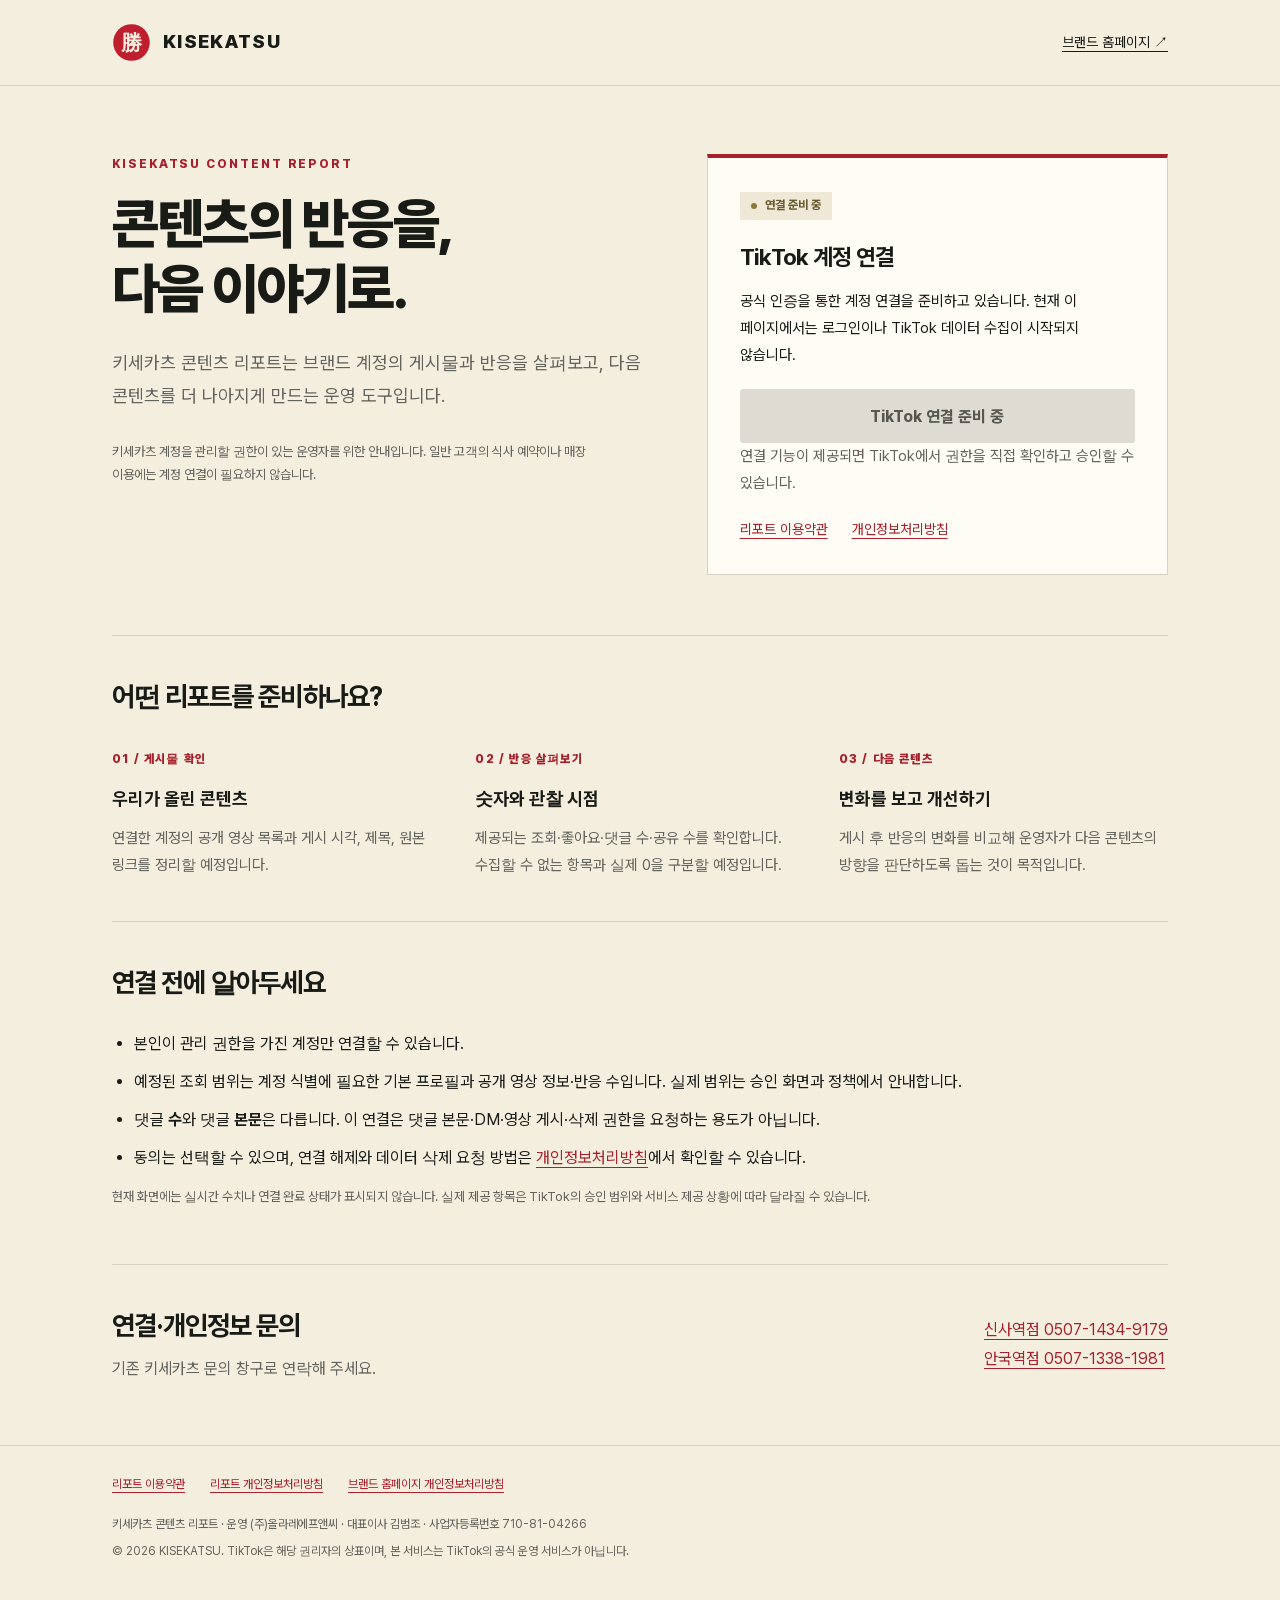
<file: report/index.html>
<!DOCTYPE html>
<html lang="ko">
<head>
  <meta charset="UTF-8">
  <meta name="viewport" content="width=device-width, initial-scale=1">
  <meta name="description" content="키세카츠 콘텐츠 리포트의 TikTok 계정 연결 안내. 이용 목적, 조회할 정보, 이용약관과 개인정보처리방침을 확인하세요.">
  <meta name="referrer" content="no-referrer">
  <title>키세카츠 콘텐츠 리포트 — TikTok 연결</title>
  <link rel="canonical" href="https://kisekatsu.kr/report/">
  <link rel="icon" href="/favicon.svg" type="image/svg+xml">
  <link rel="stylesheet" href="/report/report.css">
</head>
<body>
  <a class="skip" href="#main">본문 바로가기</a>
  <header class="site-header"><div class="wrap header-inner">
    <a class="brand" href="/" aria-label="키세카츠 홈페이지"><img src="/favicon.svg" alt="" width="39" height="39">KISEKATSU</a>
    <a class="home" href="/">브랜드 홈페이지 ↗</a>
  </div></header>
  <main id="main" class="wrap">
    <section class="hero" aria-labelledby="page-title">
      <div class="hero-copy">
        <p class="eyebrow">KISEKATSU CONTENT REPORT</p>
        <h1 id="page-title">콘텐츠의 반응을,<br>다음 이야기로.</h1>
        <p class="lead">키세카츠 콘텐츠 리포트는 브랜드 계정의 게시물과 반응을 살펴보고, 다음 콘텐츠를 더 나아지게 만드는 운영 도구입니다.</p>
        <p class="note">키세카츠 계정을 관리할 권한이 있는 운영자를 위한 안내입니다. 일반 고객의 식사 예약이나 매장 이용에는 계정 연결이 필요하지 않습니다.</p>
      </div>
      <div class="connection" aria-labelledby="connect-title">
        <span class="status">연결 준비 중</span>
        <h2 id="connect-title">TikTok 계정 연결</h2>
        <p>공식 인증을 통한 계정 연결을 준비하고 있습니다. 현재 이 페이지에서는 로그인이나 TikTok 데이터 수집이 시작되지 않습니다.</p>
        <button class="connect-button" type="button" disabled aria-describedby="connection-status">TikTok 연결 준비 중</button>
        <p class="note" id="connection-status">연결 기능이 제공되면 TikTok에서 권한을 직접 확인하고 승인할 수 있습니다.</p>
        <nav class="policy-links" aria-label="리포트 운영 정책">
          <a href="/report/terms.html">리포트 이용약관</a>
          <a href="/report/privacy.html">개인정보처리방침</a>
        </nav>
      </div>
    </section>
    <section class="section" aria-labelledby="purpose-title">
      <h2 id="purpose-title">어떤 리포트를 준비하나요?</h2>
      <div class="columns">
        <article><span class="number">01 / 게시물 확인</span><h3>우리가 올린 콘텐츠</h3><p>연결한 계정의 공개 영상 목록과 게시 시각, 제목, 원본 링크를 정리할 예정입니다.</p></article>
        <article><span class="number">02 / 반응 살펴보기</span><h3>숫자와 관찰 시점</h3><p>제공되는 조회·좋아요·댓글 수·공유 수를 확인합니다. 수집할 수 없는 항목과 실제 0을 구분할 예정입니다.</p></article>
        <article><span class="number">03 / 다음 콘텐츠</span><h3>변화를 보고 개선하기</h3><p>게시 후 반응의 변화를 비교해 운영자가 다음 콘텐츠의 방향을 판단하도록 돕는 것이 목적입니다.</p></article>
      </div>
    </section>
    <section class="section" aria-labelledby="data-title">
      <h2 id="data-title">연결 전에 알아두세요</h2>
      <ul class="scope-list">
        <li>본인이 관리 권한을 가진 계정만 연결할 수 있습니다.</li>
        <li>예정된 조회 범위는 계정 식별에 필요한 기본 프로필과 공개 영상 정보·반응 수입니다. 실제 범위는 승인 화면과 정책에서 안내합니다.</li>
        <li>댓글 <strong>수</strong>와 댓글 <strong>본문</strong>은 다릅니다. 이 연결은 댓글 본문·DM·영상 게시·삭제 권한을 요청하는 용도가 아닙니다.</li>
        <li>동의는 선택할 수 있으며, 연결 해제와 데이터 삭제 요청 방법은 <a href="/report/privacy.html#rights">개인정보처리방침</a>에서 확인할 수 있습니다.</li>
      </ul>
      <p class="note">현재 화면에는 실시간 수치나 연결 완료 상태가 표시되지 않습니다. 실제 제공 항목은 TikTok의 승인 범위와 서비스 제공 상황에 따라 달라질 수 있습니다.</p>
    </section>
    <section class="section contact" aria-labelledby="contact-title">
      <div><h2 id="contact-title">연결·개인정보 문의</h2><p class="muted">기존 키세카츠 문의 창구로 연락해 주세요.</p></div>
      <div><a href="tel:050714349179">신사역점 0507-1434-9179</a><br><a href="tel:050713381981">안국역점 0507-1338-1981</a></div>
    </section>
  </main>
  <footer class="site-footer"><div class="wrap">
    <nav aria-label="하단 메뉴"><a href="/report/terms.html">리포트 이용약관</a><a href="/report/privacy.html">리포트 개인정보처리방침</a><a href="/privacy.html">브랜드 홈페이지 개인정보처리방침</a></nav>
    <p>키세카츠 콘텐츠 리포트 · 운영 (주)올라레에프앤씨 · 대표이사 김범조 · 사업자등록번호 710-81-04266</p>
    <p>© 2026 KISEKATSU. TikTok은 해당 권리자의 상표이며, 본 서비스는 TikTok의 공식 운영 서비스가 아닙니다.</p>
  </div></footer>
</body>
</html>
</file>
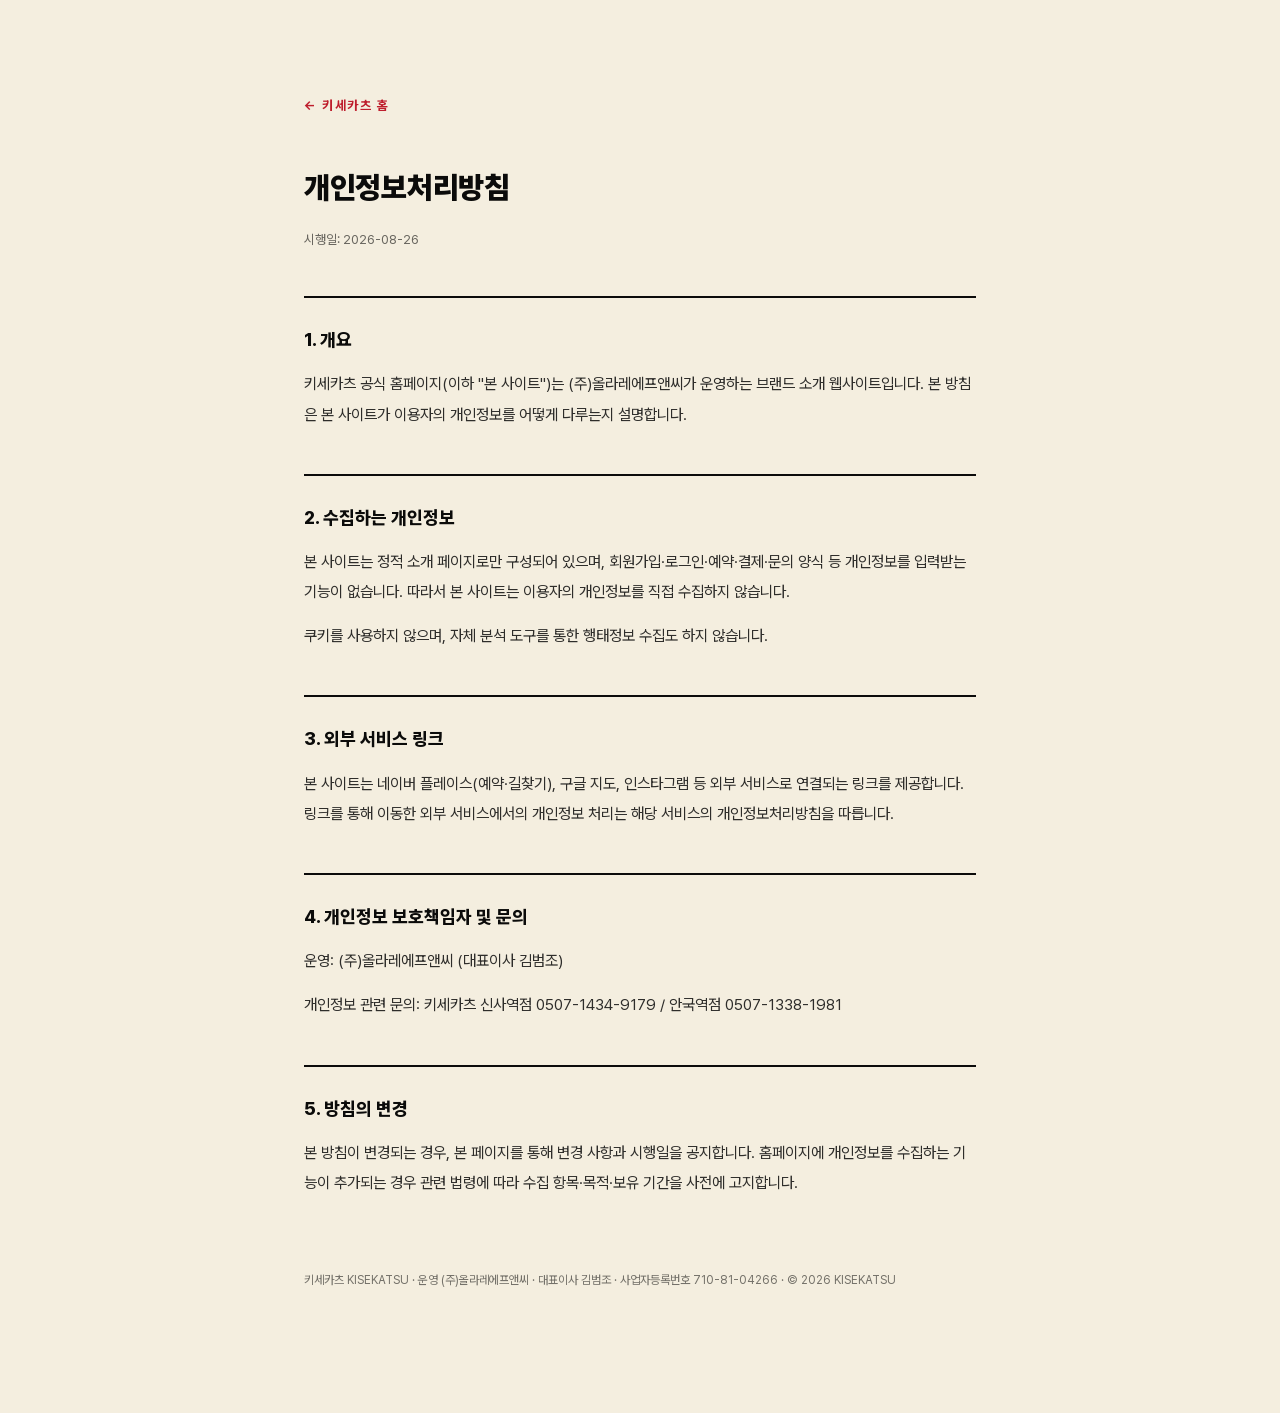
<file: privacy.html>
<!DOCTYPE html>
<html lang="ko">
<head>
<meta charset="UTF-8">
<meta name="viewport" content="width=device-width, initial-scale=1.0">
<title>개인정보처리방침 — 키세카츠 KISEKATSU</title>
<meta name="robots" content="noindex">
<link rel="icon" href="favicon.svg" type="image/svg+xml">
<style>
  @font-face {
    font-family: 'Pretendard Variable';
    src: url('assets/fonts/PretendardVariable.woff2') format('woff2-variations');
    font-weight: 45 920;
    font-display: swap;
  }
  :root { --ink: #0b0b0a; --paper: #f4eedf; --crimson: #be1e2d; }
  * { margin: 0; padding: 0; box-sizing: border-box; }
  body {
    font-family: 'Pretendard Variable', 'Apple SD Gothic Neo', 'Malgun Gothic', sans-serif;
    background: var(--paper); color: var(--ink); line-height: 1.95; font-size: 15.5px;
  }
  main { max-width: 720px; margin: 0 auto; padding: 90px 24px 120px; }
  h1 { font-size: 30px; font-weight: 900; letter-spacing: -.01em; }
  .date { margin-top: 10px; font-size: 13px; color: rgba(11,11,10,.6); }
  h2 { margin: 44px 0 12px; font-size: 18px; font-weight: 800; border-top: 2px solid var(--ink); padding-top: 24px; }
  p { margin-bottom: 14px; color: rgba(11,11,10,.85); }
  a.back { display: inline-block; margin-bottom: 40px; color: var(--crimson); font-weight: 700; text-decoration: none; font-size: 13px; letter-spacing: .12em; }
  footer { margin-top: 70px; font-size: 12px; color: rgba(11,11,10,.55); line-height: 2.1; }
</style>
</head>
<body>
<main>
  <a class="back" href="index.html">← 키세카츠 홈</a>
  <h1>개인정보처리방침</h1>
  <p class="date">시행일: 2026-08-26</p>

  <h2>1. 개요</h2>
  <p>키세카츠 공식 홈페이지(이하 "본 사이트")는 (주)올라레에프앤씨가 운영하는 브랜드 소개 웹사이트입니다. 본 방침은 본 사이트가 이용자의 개인정보를 어떻게 다루는지 설명합니다.</p>

  <h2>2. 수집하는 개인정보</h2>
  <p>본 사이트는 정적 소개 페이지로만 구성되어 있으며, 회원가입·로그인·예약·결제·문의 양식 등 개인정보를 입력받는 기능이 없습니다. 따라서 본 사이트는 이용자의 개인정보를 직접 수집하지 않습니다.</p>
  <p>쿠키를 사용하지 않으며, 자체 분석 도구를 통한 행태정보 수집도 하지 않습니다.</p>

  <h2>3. 외부 서비스 링크</h2>
  <p>본 사이트는 네이버 플레이스(예약·길찾기), 구글 지도, 인스타그램 등 외부 서비스로 연결되는 링크를 제공합니다. 링크를 통해 이동한 외부 서비스에서의 개인정보 처리는 해당 서비스의 개인정보처리방침을 따릅니다.</p>

  <h2>4. 개인정보 보호책임자 및 문의</h2>
  <p>운영: (주)올라레에프앤씨 (대표이사 김범조)</p>
  <p>개인정보 관련 문의: 키세카츠 신사역점 0507-1434-9179 / 안국역점 0507-1338-1981</p>

  <h2>5. 방침의 변경</h2>
  <p>본 방침이 변경되는 경우, 본 페이지를 통해 변경 사항과 시행일을 공지합니다. 홈페이지에 개인정보를 수집하는 기능이 추가되는 경우 관련 법령에 따라 수집 항목·목적·보유 기간을 사전에 고지합니다.</p>

  <footer>키세카츠 KISEKATSU · 운영 (주)올라레에프앤씨 · 대표이사 김범조 · 사업자등록번호 710-81-04266 · © 2026 KISEKATSU</footer>
</main>
</body>
</html>
</file>
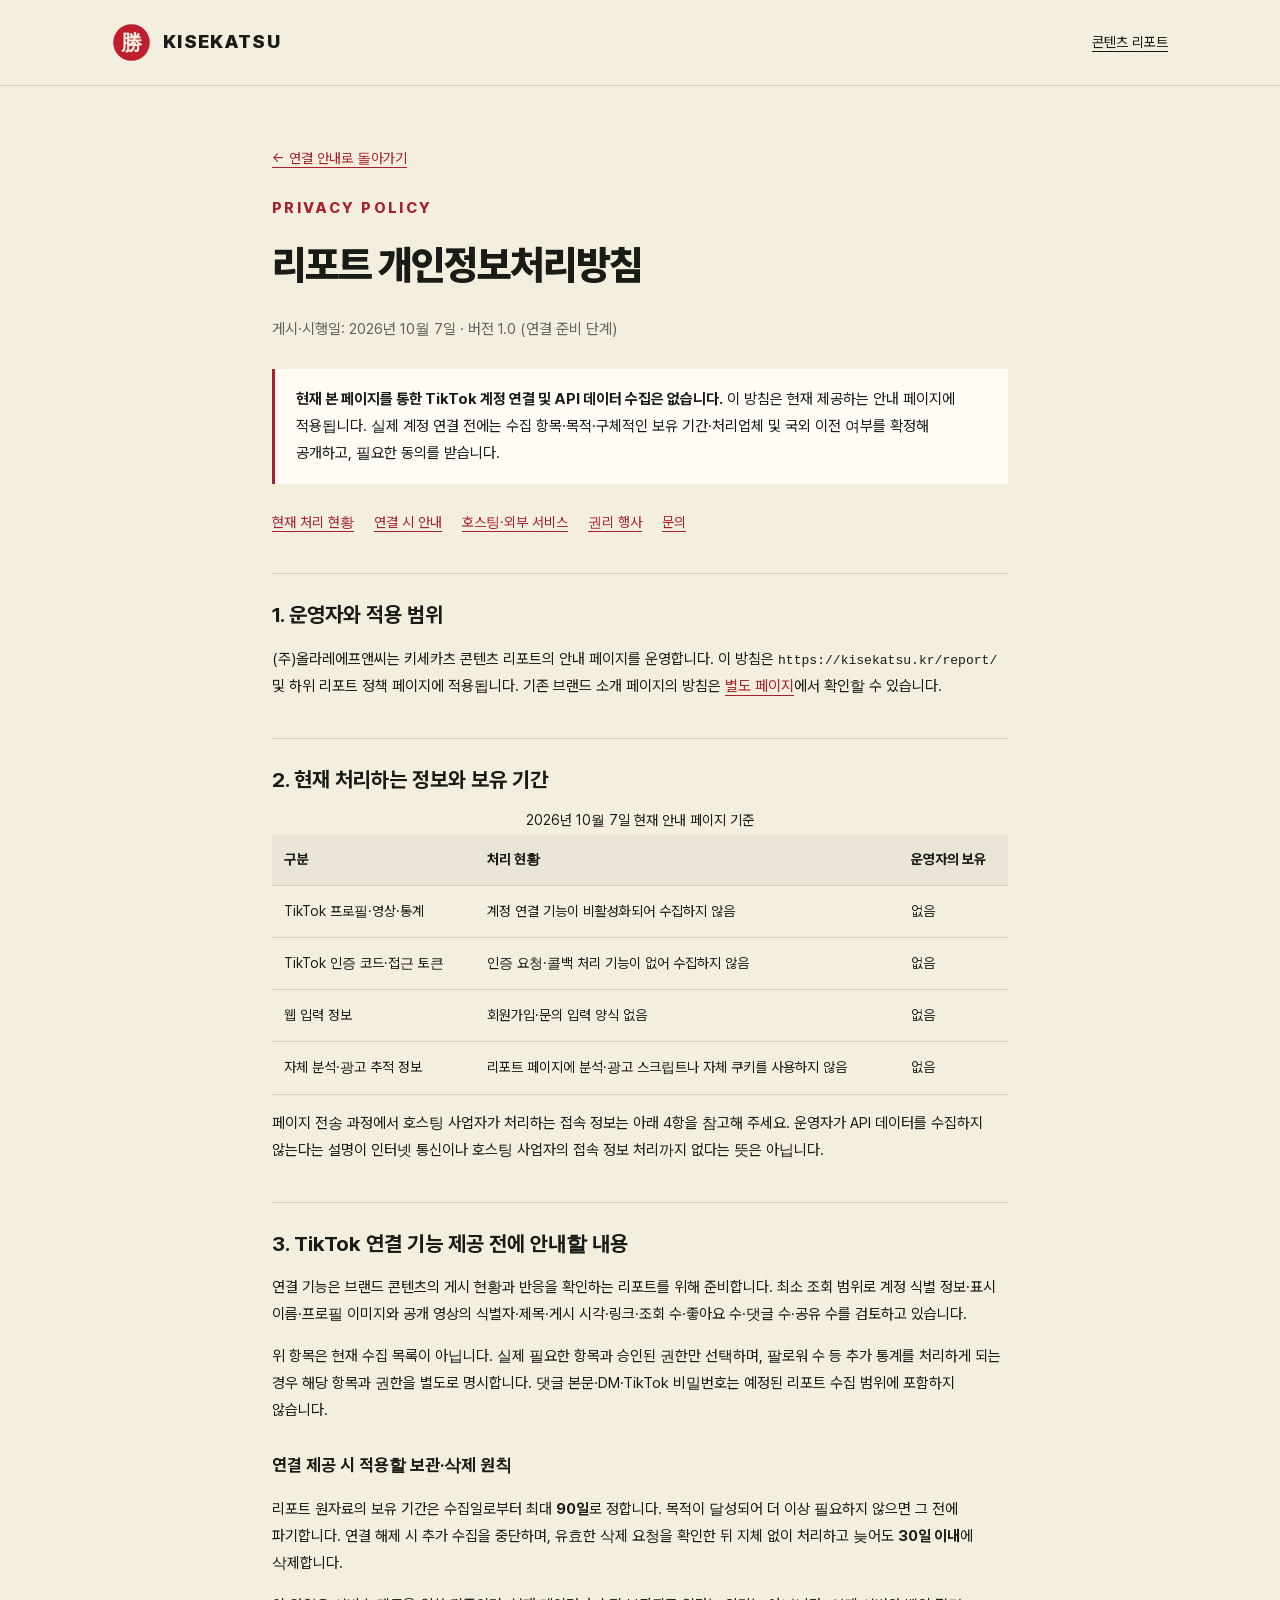
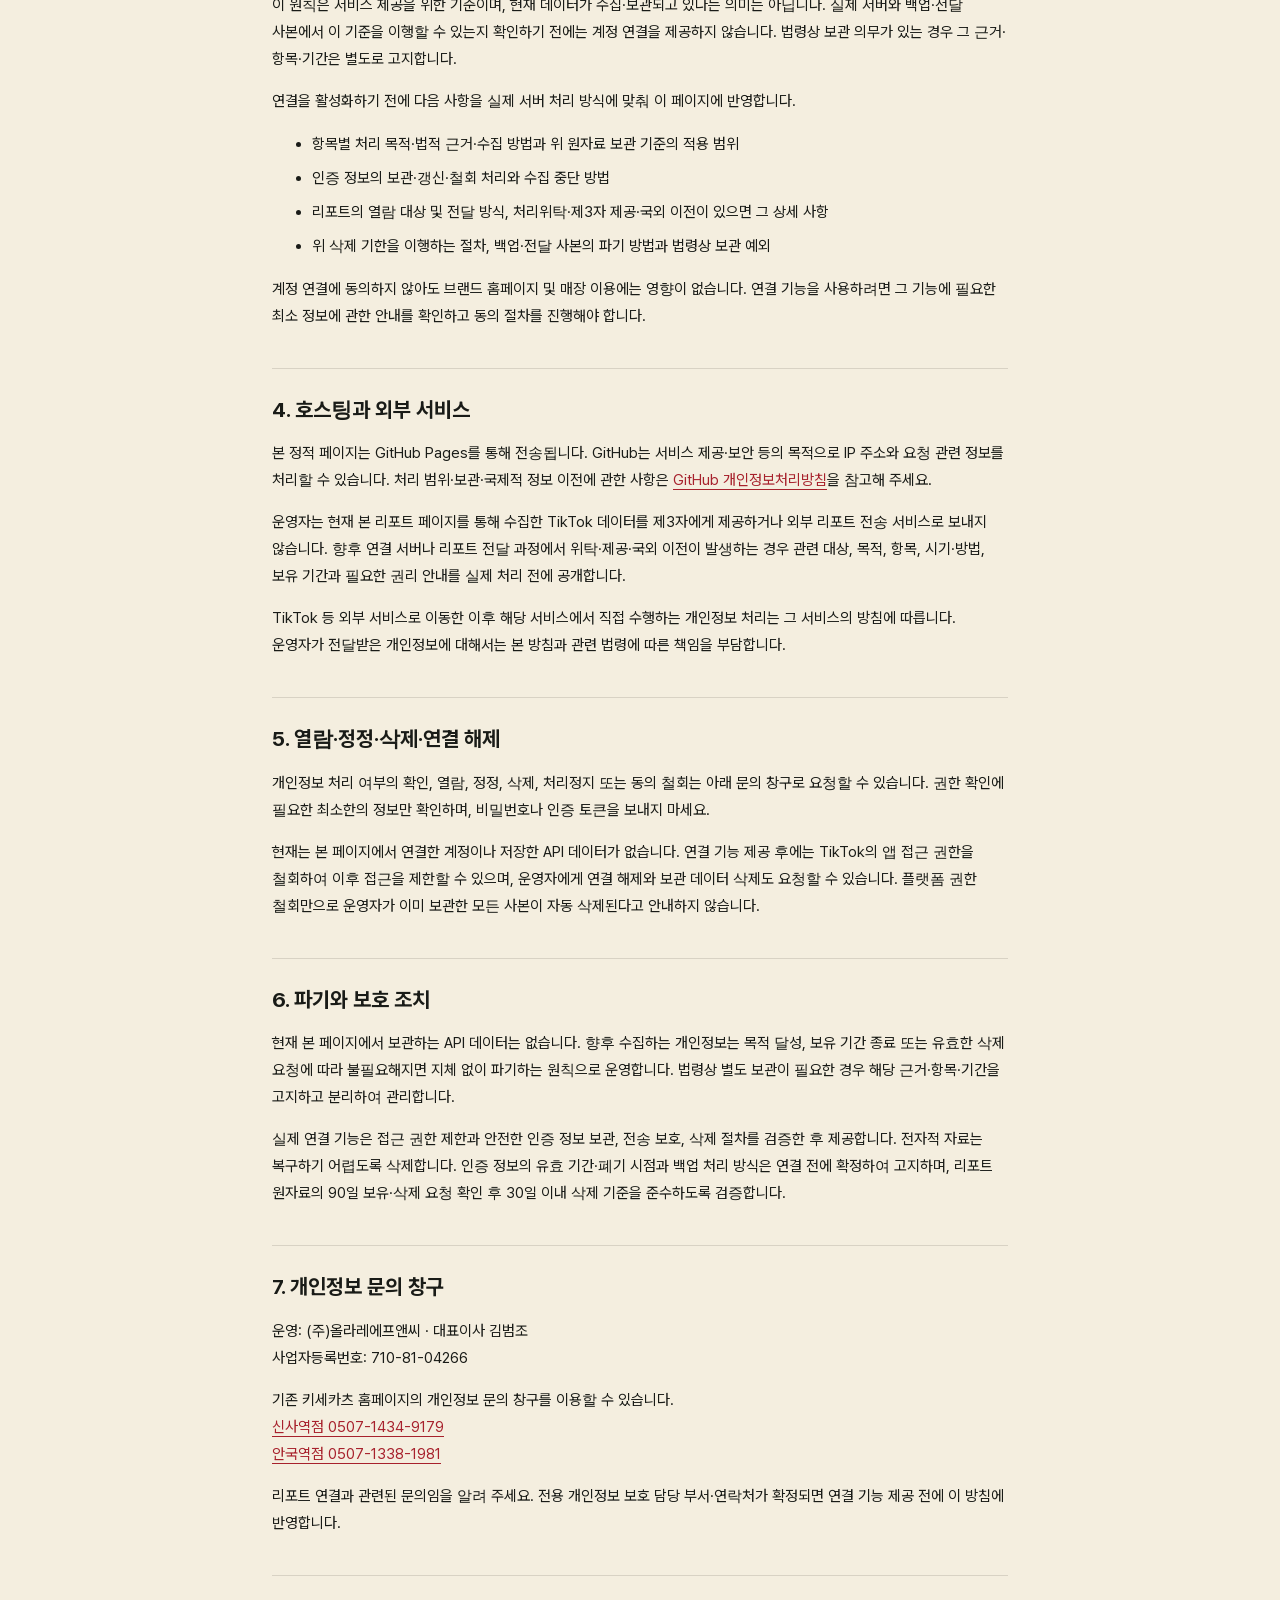
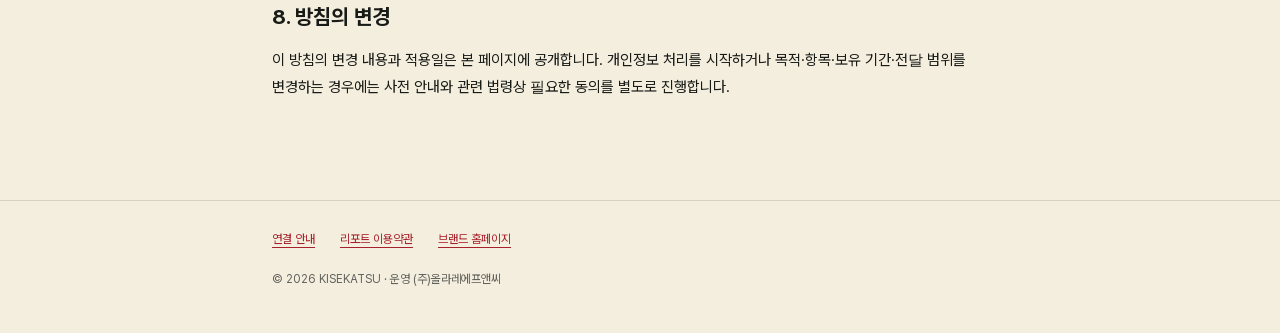
<file: report/privacy.html>
<!DOCTYPE html>
<html lang="ko">
<head>
  <meta charset="UTF-8"><meta name="viewport" content="width=device-width, initial-scale=1">
  <meta name="description" content="키세카츠 콘텐츠 리포트 안내 페이지의 개인정보 처리 현황과 TikTok 연결 시의 고지 원칙, 권리 행사 및 문의 방법.">
  <meta name="referrer" content="no-referrer">
  <title>리포트 개인정보처리방침 — 키세카츠 콘텐츠 리포트</title>
  <link rel="canonical" href="https://kisekatsu.kr/report/privacy.html">
  <link rel="icon" href="/favicon.svg" type="image/svg+xml"><link rel="stylesheet" href="/report/report.css">
</head>
<body>
  <a class="skip" href="#main">본문 바로가기</a>
  <header class="site-header"><div class="wrap header-inner"><a class="brand" href="/"><img src="/favicon.svg" alt="" width="39" height="39">KISEKATSU</a><a class="home" href="/report/">콘텐츠 리포트</a></div></header>
  <main class="document" id="main">
    <a class="back-link" href="/report/">← 연결 안내로 돌아가기</a>
    <p class="eyebrow">PRIVACY POLICY</p><h1>리포트 개인정보처리방침</h1>
    <p class="date">게시·시행일: 2026년 10월 7일 · 버전 1.0 (연결 준비 단계)</p>
    <div class="notice"><p><strong>현재 본 페이지를 통한 TikTok 계정 연결 및 API 데이터 수집은 없습니다.</strong> 이 방침은 현재 제공하는 안내 페이지에 적용됩니다. 실제 계정 연결 전에는 수집 항목·목적·구체적인 보유 기간·처리업체 및 국외 이전 여부를 확정해 공개하고, 필요한 동의를 받습니다.</p></div>
    <nav class="toc" aria-label="방침 목차"><a href="#current">현재 처리 현황</a><a href="#planned">연결 시 안내</a><a href="#hosting">호스팅·외부 서비스</a><a href="#rights">권리 행사</a><a href="#contact">문의</a></nav>
    <h2>1. 운영자와 적용 범위</h2>
    <p>(주)올라레에프앤씨는 키세카츠 콘텐츠 리포트의 안내 페이지를 운영합니다. 이 방침은 <code>https://kisekatsu.kr/report/</code> 및 하위 리포트 정책 페이지에 적용됩니다. 기존 브랜드 소개 페이지의 방침은 <a href="/privacy.html">별도 페이지</a>에서 확인할 수 있습니다.</p>
    <h2 id="current">2. 현재 처리하는 정보와 보유 기간</h2>
    <div class="table-wrap"><table><caption>2026년 10월 7일 현재 안내 페이지 기준</caption><thead><tr><th scope="col">구분</th><th scope="col">처리 현황</th><th scope="col">운영자의 보유</th></tr></thead><tbody>
      <tr><td>TikTok 프로필·영상·통계</td><td>계정 연결 기능이 비활성화되어 수집하지 않음</td><td>없음</td></tr>
      <tr><td>TikTok 인증 코드·접근 토큰</td><td>인증 요청·콜백 처리 기능이 없어 수집하지 않음</td><td>없음</td></tr>
      <tr><td>웹 입력 정보</td><td>회원가입·문의 입력 양식 없음</td><td>없음</td></tr>
      <tr><td>자체 분석·광고 추적 정보</td><td>리포트 페이지에 분석·광고 스크립트나 자체 쿠키를 사용하지 않음</td><td>없음</td></tr>
    </tbody></table></div>
    <p>페이지 전송 과정에서 호스팅 사업자가 처리하는 접속 정보는 아래 4항을 참고해 주세요. 운영자가 API 데이터를 수집하지 않는다는 설명이 인터넷 통신이나 호스팅 사업자의 접속 정보 처리까지 없다는 뜻은 아닙니다.</p>
    <h2 id="planned">3. TikTok 연결 기능 제공 전에 안내할 내용</h2>
    <p>연결 기능은 브랜드 콘텐츠의 게시 현황과 반응을 확인하는 리포트를 위해 준비합니다. 최소 조회 범위로 계정 식별 정보·표시 이름·프로필 이미지와 공개 영상의 식별자·제목·게시 시각·링크·조회 수·좋아요 수·댓글 수·공유 수를 검토하고 있습니다.</p>
    <p>위 항목은 현재 수집 목록이 아닙니다. 실제 필요한 항목과 승인된 권한만 선택하며, 팔로워 수 등 추가 통계를 처리하게 되는 경우 해당 항목과 권한을 별도로 명시합니다. 댓글 본문·DM·TikTok 비밀번호는 예정된 리포트 수집 범위에 포함하지 않습니다.</p>
    <h3>연결 제공 시 적용할 보관·삭제 원칙</h3>
    <p>리포트 원자료의 보유 기간은 수집일로부터 최대 <strong>90일</strong>로 정합니다. 목적이 달성되어 더 이상 필요하지 않으면 그 전에 파기합니다. 연결 해제 시 추가 수집을 중단하며, 유효한 삭제 요청을 확인한 뒤 지체 없이 처리하고 늦어도 <strong>30일 이내</strong>에 삭제합니다.</p>
    <p>이 원칙은 서비스 제공을 위한 기준이며, 현재 데이터가 수집·보관되고 있다는 의미는 아닙니다. 실제 서버와 백업·전달 사본에서 이 기준을 이행할 수 있는지 확인하기 전에는 계정 연결을 제공하지 않습니다. 법령상 보관 의무가 있는 경우 그 근거·항목·기간은 별도로 고지합니다.</p>
    <p>연결을 활성화하기 전에 다음 사항을 실제 서버 처리 방식에 맞춰 이 페이지에 반영합니다.</p>
    <ul>
      <li>항목별 처리 목적·법적 근거·수집 방법과 위 원자료 보관 기준의 적용 범위</li>
      <li>인증 정보의 보관·갱신·철회 처리와 수집 중단 방법</li>
      <li>리포트의 열람 대상 및 전달 방식, 처리위탁·제3자 제공·국외 이전이 있으면 그 상세 사항</li>
      <li>위 삭제 기한을 이행하는 절차, 백업·전달 사본의 파기 방법과 법령상 보관 예외</li>
    </ul>
    <p>계정 연결에 동의하지 않아도 브랜드 홈페이지 및 매장 이용에는 영향이 없습니다. 연결 기능을 사용하려면 그 기능에 필요한 최소 정보에 관한 안내를 확인하고 동의 절차를 진행해야 합니다.</p>
    <h2 id="hosting">4. 호스팅과 외부 서비스</h2>
    <p>본 정적 페이지는 GitHub Pages를 통해 전송됩니다. GitHub는 서비스 제공·보안 등의 목적으로 IP 주소와 요청 관련 정보를 처리할 수 있습니다. 처리 범위·보관·국제적 정보 이전에 관한 사항은 <a href="https://docs.github.com/en/site-policy/privacy-policies/github-general-privacy-statement" rel="noreferrer">GitHub 개인정보처리방침</a>을 참고해 주세요.</p>
    <p>운영자는 현재 본 리포트 페이지를 통해 수집한 TikTok 데이터를 제3자에게 제공하거나 외부 리포트 전송 서비스로 보내지 않습니다. 향후 연결 서버나 리포트 전달 과정에서 위탁·제공·국외 이전이 발생하는 경우 관련 대상, 목적, 항목, 시기·방법, 보유 기간과 필요한 권리 안내를 실제 처리 전에 공개합니다.</p>
    <p>TikTok 등 외부 서비스로 이동한 이후 해당 서비스에서 직접 수행하는 개인정보 처리는 그 서비스의 방침에 따릅니다. 운영자가 전달받은 개인정보에 대해서는 본 방침과 관련 법령에 따른 책임을 부담합니다.</p>
    <h2 id="rights">5. 열람·정정·삭제·연결 해제</h2>
    <p>개인정보 처리 여부의 확인, 열람, 정정, 삭제, 처리정지 또는 동의 철회는 아래 문의 창구로 요청할 수 있습니다. 권한 확인에 필요한 최소한의 정보만 확인하며, 비밀번호나 인증 토큰을 보내지 마세요.</p>
    <p>현재는 본 페이지에서 연결한 계정이나 저장한 API 데이터가 없습니다. 연결 기능 제공 후에는 TikTok의 앱 접근 권한을 철회하여 이후 접근을 제한할 수 있으며, 운영자에게 연결 해제와 보관 데이터 삭제도 요청할 수 있습니다. 플랫폼 권한 철회만으로 운영자가 이미 보관한 모든 사본이 자동 삭제된다고 안내하지 않습니다.</p>
    <h2>6. 파기와 보호 조치</h2>
    <p>현재 본 페이지에서 보관하는 API 데이터는 없습니다. 향후 수집하는 개인정보는 목적 달성, 보유 기간 종료 또는 유효한 삭제 요청에 따라 불필요해지면 지체 없이 파기하는 원칙으로 운영합니다. 법령상 별도 보관이 필요한 경우 해당 근거·항목·기간을 고지하고 분리하여 관리합니다.</p>
    <p>실제 연결 기능은 접근 권한 제한과 안전한 인증 정보 보관, 전송 보호, 삭제 절차를 검증한 후 제공합니다. 전자적 자료는 복구하기 어렵도록 삭제합니다. 인증 정보의 유효 기간·폐기 시점과 백업 처리 방식은 연결 전에 확정하여 고지하며, 리포트 원자료의 90일 보유·삭제 요청 확인 후 30일 이내 삭제 기준을 준수하도록 검증합니다.</p>
    <h2 id="contact">7. 개인정보 문의 창구</h2>
    <p>운영: (주)올라레에프앤씨 · 대표이사 김범조<br>사업자등록번호: 710-81-04266</p>
    <p>기존 키세카츠 홈페이지의 개인정보 문의 창구를 이용할 수 있습니다.<br><a href="tel:050714349179">신사역점 0507-1434-9179</a><br><a href="tel:050713381981">안국역점 0507-1338-1981</a></p>
    <p>리포트 연결과 관련된 문의임을 알려 주세요. 전용 개인정보 보호 담당 부서·연락처가 확정되면 연결 기능 제공 전에 이 방침에 반영합니다.</p>
    <h2>8. 방침의 변경</h2>
    <p>이 방침의 변경 내용과 적용일은 본 페이지에 공개합니다. 개인정보 처리를 시작하거나 목적·항목·보유 기간·전달 범위를 변경하는 경우에는 사전 안내와 관련 법령상 필요한 동의를 별도로 진행합니다.</p>
  </main>
  <footer class="site-footer"><div class="wrap document-footer"><nav aria-label="하단 메뉴"><a href="/report/">연결 안내</a><a href="/report/terms.html">리포트 이용약관</a><a href="/">브랜드 홈페이지</a></nav><p>© 2026 KISEKATSU · 운영 (주)올라레에프앤씨</p></div></footer>
</body>
</html>
</file>
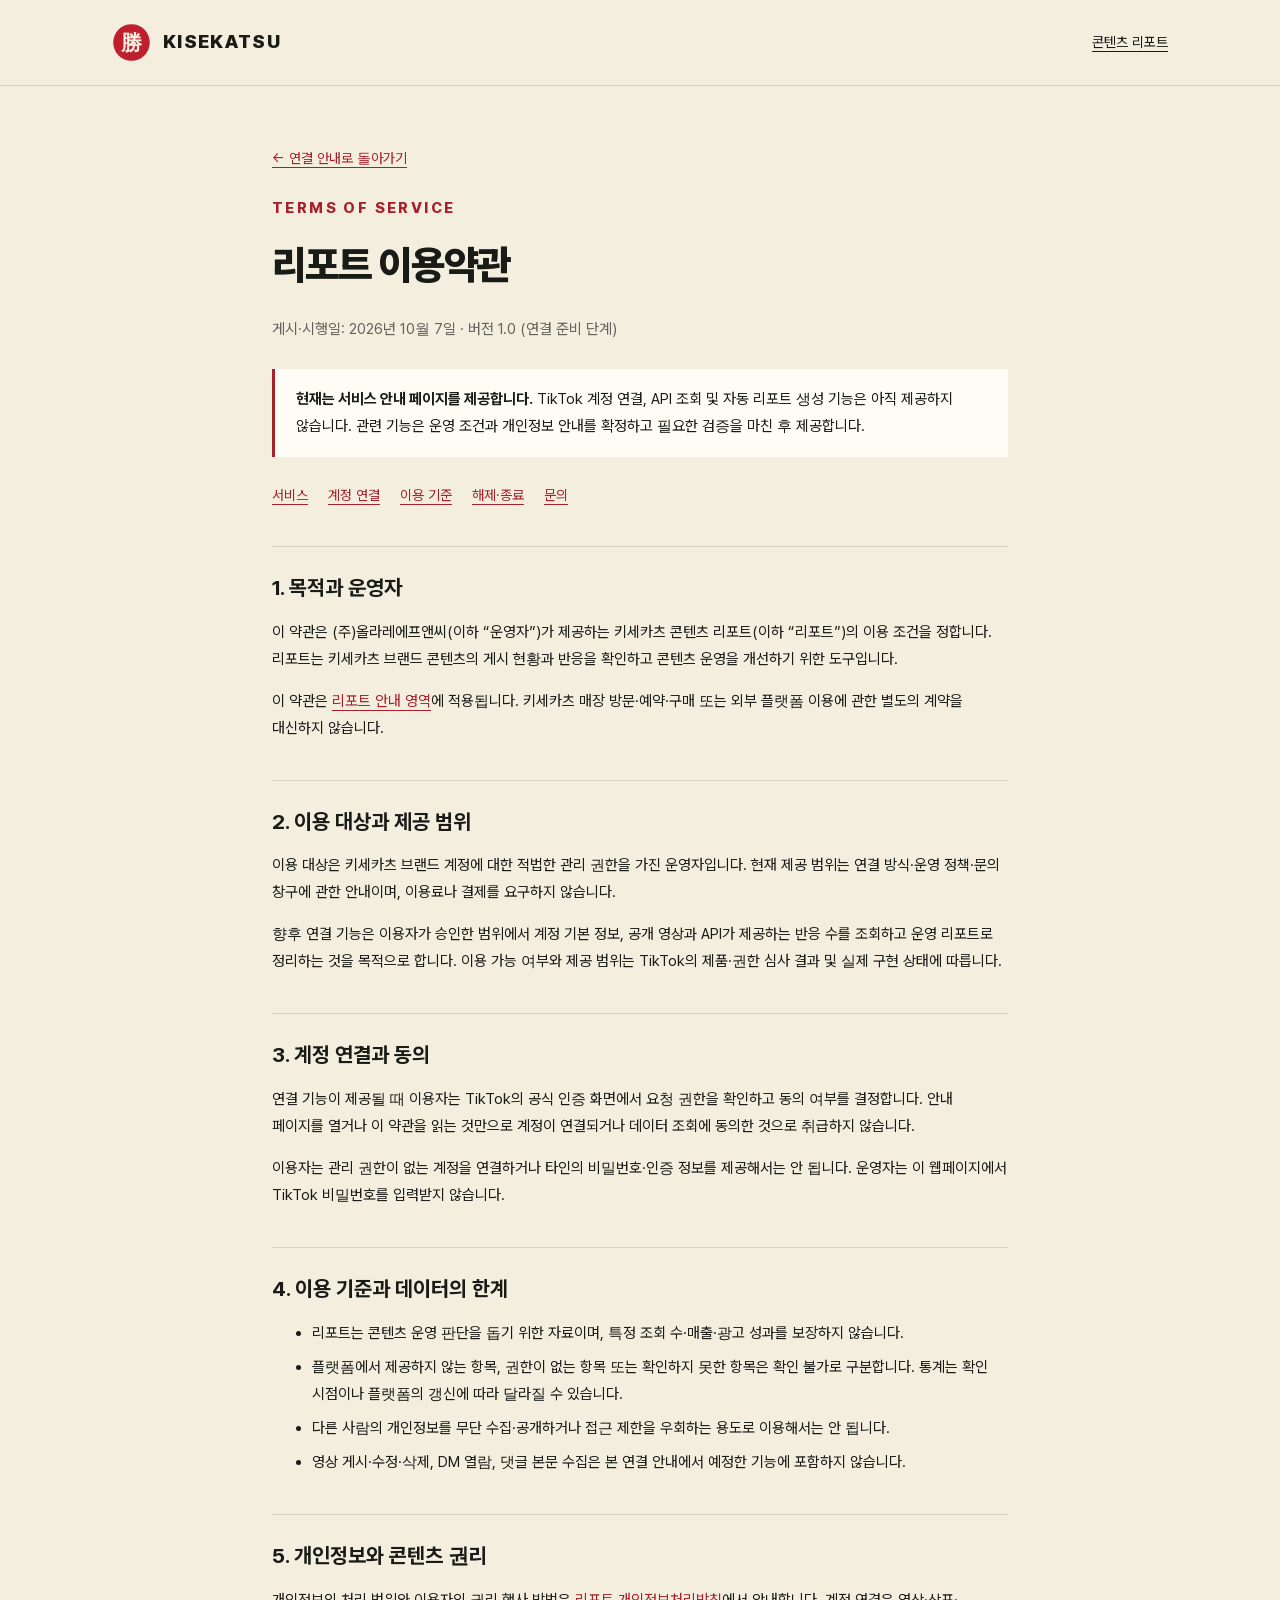
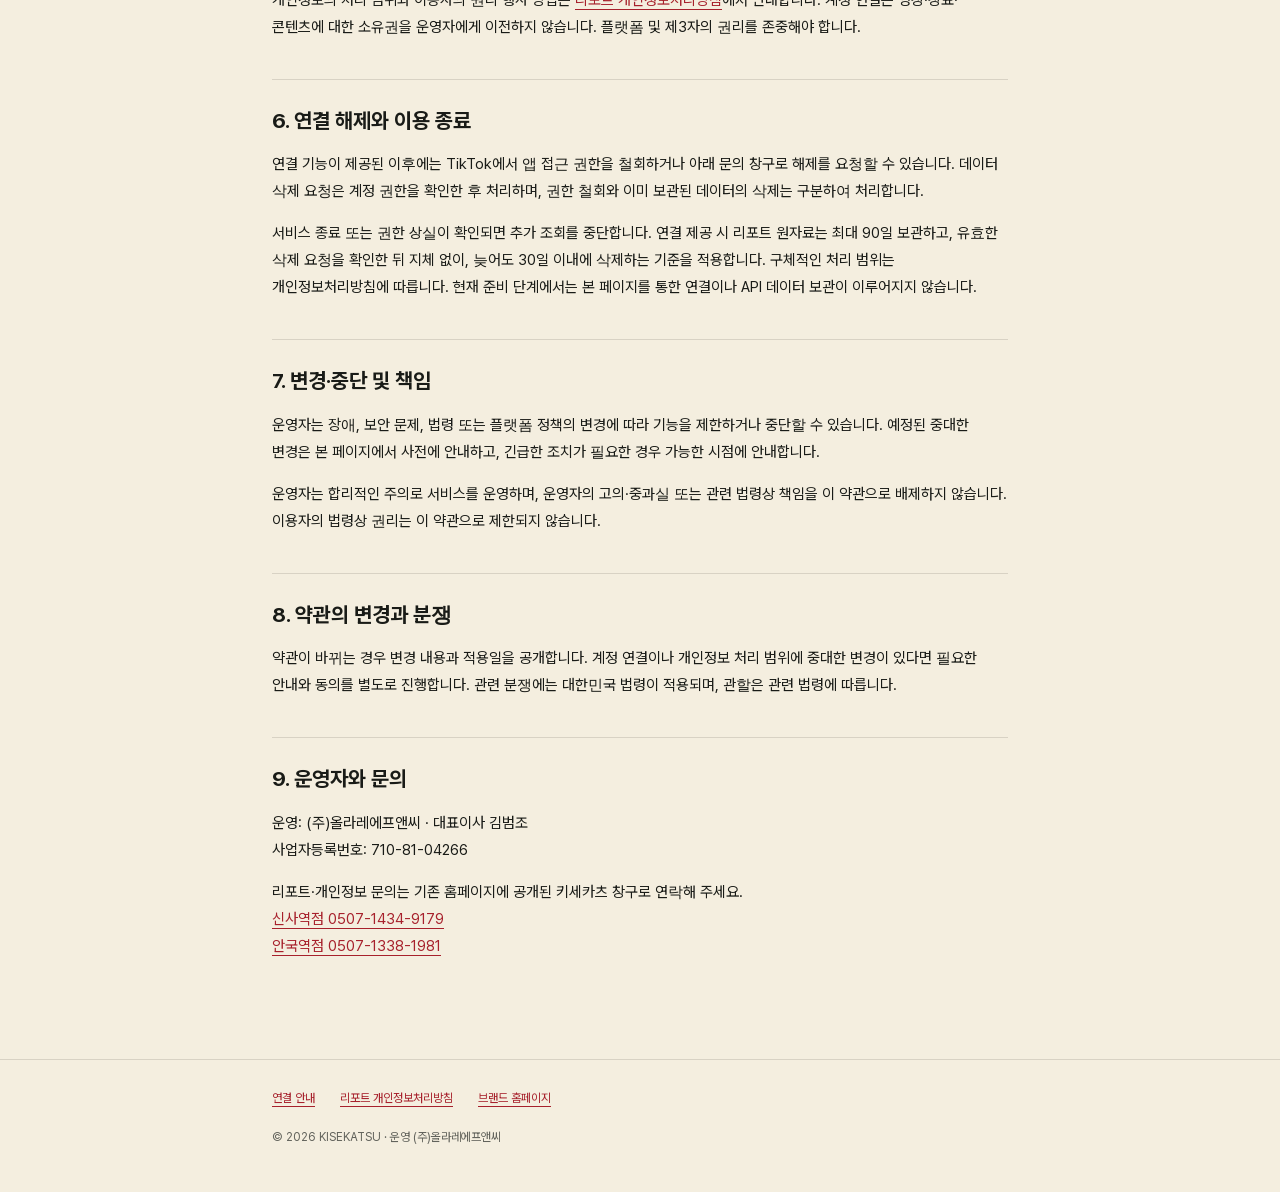
<file: report/terms.html>
<!DOCTYPE html>
<html lang="ko">
<head>
  <meta charset="UTF-8"><meta name="viewport" content="width=device-width, initial-scale=1">
  <meta name="description" content="키세카츠 콘텐츠 리포트의 이용 대상, 제공 범위, 계정 연결과 해제, 이용자 권리 및 문의 안내.">
  <meta name="referrer" content="no-referrer">
  <title>리포트 이용약관 — 키세카츠 콘텐츠 리포트</title>
  <link rel="canonical" href="https://kisekatsu.kr/report/terms.html">
  <link rel="icon" href="/favicon.svg" type="image/svg+xml"><link rel="stylesheet" href="/report/report.css">
</head>
<body>
  <a class="skip" href="#main">본문 바로가기</a>
  <header class="site-header"><div class="wrap header-inner"><a class="brand" href="/"><img src="/favicon.svg" alt="" width="39" height="39">KISEKATSU</a><a class="home" href="/report/">콘텐츠 리포트</a></div></header>
  <main class="document" id="main">
    <a class="back-link" href="/report/">← 연결 안내로 돌아가기</a>
    <p class="eyebrow">TERMS OF SERVICE</p><h1>리포트 이용약관</h1>
    <p class="date">게시·시행일: 2026년 10월 7일 · 버전 1.0 (연결 준비 단계)</p>
    <div class="notice"><p><strong>현재는 서비스 안내 페이지를 제공합니다.</strong> TikTok 계정 연결, API 조회 및 자동 리포트 생성 기능은 아직 제공하지 않습니다. 관련 기능은 운영 조건과 개인정보 안내를 확정하고 필요한 검증을 마친 후 제공합니다.</p></div>
    <nav class="toc" aria-label="약관 목차"><a href="#service">서비스</a><a href="#account">계정 연결</a><a href="#usage">이용 기준</a><a href="#termination">해제·종료</a><a href="#contact">문의</a></nav>
    <h2 id="service">1. 목적과 운영자</h2>
    <p>이 약관은 (주)올라레에프앤씨(이하 “운영자”)가 제공하는 키세카츠 콘텐츠 리포트(이하 “리포트”)의 이용 조건을 정합니다. 리포트는 키세카츠 브랜드 콘텐츠의 게시 현황과 반응을 확인하고 콘텐츠 운영을 개선하기 위한 도구입니다.</p>
    <p>이 약관은 <a href="/report/">리포트 안내 영역</a>에 적용됩니다. 키세카츠 매장 방문·예약·구매 또는 외부 플랫폼 이용에 관한 별도의 계약을 대신하지 않습니다.</p>
    <h2>2. 이용 대상과 제공 범위</h2>
    <p>이용 대상은 키세카츠 브랜드 계정에 대한 적법한 관리 권한을 가진 운영자입니다. 현재 제공 범위는 연결 방식·운영 정책·문의 창구에 관한 안내이며, 이용료나 결제를 요구하지 않습니다.</p>
    <p>향후 연결 기능은 이용자가 승인한 범위에서 계정 기본 정보, 공개 영상과 API가 제공하는 반응 수를 조회하고 운영 리포트로 정리하는 것을 목적으로 합니다. 이용 가능 여부와 제공 범위는 TikTok의 제품·권한 심사 결과 및 실제 구현 상태에 따릅니다.</p>
    <h2 id="account">3. 계정 연결과 동의</h2>
    <p>연결 기능이 제공될 때 이용자는 TikTok의 공식 인증 화면에서 요청 권한을 확인하고 동의 여부를 결정합니다. 안내 페이지를 열거나 이 약관을 읽는 것만으로 계정이 연결되거나 데이터 조회에 동의한 것으로 취급하지 않습니다.</p>
    <p>이용자는 관리 권한이 없는 계정을 연결하거나 타인의 비밀번호·인증 정보를 제공해서는 안 됩니다. 운영자는 이 웹페이지에서 TikTok 비밀번호를 입력받지 않습니다.</p>
    <h2 id="usage">4. 이용 기준과 데이터의 한계</h2>
    <ul>
      <li>리포트는 콘텐츠 운영 판단을 돕기 위한 자료이며, 특정 조회 수·매출·광고 성과를 보장하지 않습니다.</li>
      <li>플랫폼에서 제공하지 않는 항목, 권한이 없는 항목 또는 확인하지 못한 항목은 확인 불가로 구분합니다. 통계는 확인 시점이나 플랫폼의 갱신에 따라 달라질 수 있습니다.</li>
      <li>다른 사람의 개인정보를 무단 수집·공개하거나 접근 제한을 우회하는 용도로 이용해서는 안 됩니다.</li>
      <li>영상 게시·수정·삭제, DM 열람, 댓글 본문 수집은 본 연결 안내에서 예정한 기능에 포함하지 않습니다.</li>
    </ul>
    <h2>5. 개인정보와 콘텐츠 권리</h2>
    <p>개인정보의 처리 범위와 이용자의 권리 행사 방법은 <a href="/report/privacy.html">리포트 개인정보처리방침</a>에서 안내합니다. 계정 연결은 영상·상표·콘텐츠에 대한 소유권을 운영자에게 이전하지 않습니다. 플랫폼 및 제3자의 권리를 존중해야 합니다.</p>
    <h2 id="termination">6. 연결 해제와 이용 종료</h2>
    <p>연결 기능이 제공된 이후에는 TikTok에서 앱 접근 권한을 철회하거나 아래 문의 창구로 해제를 요청할 수 있습니다. 데이터 삭제 요청은 계정 권한을 확인한 후 처리하며, 권한 철회와 이미 보관된 데이터의 삭제는 구분하여 처리합니다.</p>
    <p>서비스 종료 또는 권한 상실이 확인되면 추가 조회를 중단합니다. 연결 제공 시 리포트 원자료는 최대 90일 보관하고, 유효한 삭제 요청을 확인한 뒤 지체 없이, 늦어도 30일 이내에 삭제하는 기준을 적용합니다. 구체적인 처리 범위는 개인정보처리방침에 따릅니다. 현재 준비 단계에서는 본 페이지를 통한 연결이나 API 데이터 보관이 이루어지지 않습니다.</p>
    <h2>7. 변경·중단 및 책임</h2>
    <p>운영자는 장애, 보안 문제, 법령 또는 플랫폼 정책의 변경에 따라 기능을 제한하거나 중단할 수 있습니다. 예정된 중대한 변경은 본 페이지에서 사전에 안내하고, 긴급한 조치가 필요한 경우 가능한 시점에 안내합니다.</p>
    <p>운영자는 합리적인 주의로 서비스를 운영하며, 운영자의 고의·중과실 또는 관련 법령상 책임을 이 약관으로 배제하지 않습니다. 이용자의 법령상 권리는 이 약관으로 제한되지 않습니다.</p>
    <h2>8. 약관의 변경과 분쟁</h2>
    <p>약관이 바뀌는 경우 변경 내용과 적용일을 공개합니다. 계정 연결이나 개인정보 처리 범위에 중대한 변경이 있다면 필요한 안내와 동의를 별도로 진행합니다. 관련 분쟁에는 대한민국 법령이 적용되며, 관할은 관련 법령에 따릅니다.</p>
    <h2 id="contact">9. 운영자와 문의</h2>
    <p>운영: (주)올라레에프앤씨 · 대표이사 김범조<br>사업자등록번호: 710-81-04266</p>
    <p>리포트·개인정보 문의는 기존 홈페이지에 공개된 키세카츠 창구로 연락해 주세요.<br><a href="tel:050714349179">신사역점 0507-1434-9179</a><br><a href="tel:050713381981">안국역점 0507-1338-1981</a></p>
  </main>
  <footer class="site-footer"><div class="wrap document-footer"><nav aria-label="하단 메뉴"><a href="/report/">연결 안내</a><a href="/report/privacy.html">리포트 개인정보처리방침</a><a href="/">브랜드 홈페이지</a></nav><p>© 2026 KISEKATSU · 운영 (주)올라레에프앤씨</p></div></footer>
</body>
</html>
</file>
<file: report/report.css>
@font-face{font-family:Pretendard;src:url('/assets/fonts/PretendardVariable.woff2') format('woff2');font-weight:100 900;font-display:swap}
:root{--paper:#f4eedf;--surface:#fffcf5;--ink:#191b17;--muted:#62635c;--red:#a7212c;--line:#d8d2c4}
*{box-sizing:border-box}html{scroll-behavior:smooth;scroll-padding-top:24px}body{margin:0;background:var(--paper);color:var(--ink);font-family:Pretendard,'Malgun Gothic',sans-serif;font-size:16px;line-height:1.8;word-break:keep-all;overflow-wrap:anywhere}a{color:var(--red);text-underline-offset:4px}a:hover{text-decoration-thickness:2px}a:focus-visible,button:focus-visible{outline:3px solid var(--red);outline-offset:5px}.skip{position:absolute;top:-100px;left:20px;background:var(--surface);padding:12px;z-index:2}.skip:focus{top:12px}.wrap{max-width:1120px;margin:auto;padding:0 32px}.site-header{border-bottom:1px solid var(--line)}.header-inner{display:flex;align-items:center;justify-content:space-between;gap:20px;padding-top:23px;padding-bottom:23px}.brand{display:flex;align-items:center;gap:12px;color:var(--ink);font-size:19px;font-weight:850;letter-spacing:.07em;text-decoration:none}.brand img{width:39px;height:39px}.home{color:var(--ink);font-size:14px}.eyebrow{color:var(--red);font-size:12px;font-weight:800;letter-spacing:.16em;margin:0 0 16px}.hero{display:grid;grid-template-columns:1.15fr 1fr;gap:64px;padding-top:68px;padding-bottom:60px;align-items:start}h1{font-size:clamp(34px,4.3vw,56px);letter-spacing:-.05em;line-height:1.18;margin:0 0 24px;font-weight:850}.lead{font-size:18px;color:var(--muted);max-width:550px;line-height:1.85}.hero-copy .note{margin-top:28px;max-width:480px}.connection{background:var(--surface);padding:32px;border:1px solid var(--line);border-top:4px solid var(--red)}.status{display:inline-flex;align-items:center;gap:8px;color:#695a2d;background:#efe8d7;padding:3px 11px;font-size:12px;font-weight:750}.status::before{content:'';width:6px;height:6px;background:#8c773b;border-radius:50%}.connection h2{font-size:23px;margin:17px 0 10px;letter-spacing:-.03em}.connection p{font-size:15px;margin:0 0 20px}.connect-button{width:100%;border:0;background:#dedbd2;color:#565750;border-radius:3px;min-height:54px;font:750 16px Pretendard,sans-serif;cursor:not-allowed}.policy-links{display:flex;flex-wrap:wrap;gap:8px 24px;margin:19px 0 0;font-size:14px}.note{font-size:13px;color:var(--muted)}.section{padding:42px 0;border-top:1px solid var(--line)}.section h2{font-size:27px;line-height:1.4;margin:0 0 28px;letter-spacing:-.035em}.columns{display:grid;grid-template-columns:repeat(3,1fr);gap:34px}.number{color:var(--red);font-size:12px;letter-spacing:.1em;font-weight:850}.columns h3{font-size:18px;margin:10px 0}.columns p{font-size:15px;color:var(--muted);margin:0}.scope-list{padding-left:22px;margin:0}.scope-list li{margin:9px 0}.muted{color:var(--muted)}.contact{display:flex;justify-content:space-between;gap:24px;align-items:center}.contact h2{margin-bottom:10px}.contact p{margin:0}.site-footer{border-top:1px solid var(--line);padding:28px 0 38px;margin-top:20px;color:var(--muted);font-size:12px}.site-footer nav{display:flex;gap:12px 25px;flex-wrap:wrap;margin-bottom:18px}.site-footer p{margin:5px 0}.document{max-width:800px;margin:0 auto;padding:58px 32px 64px}.document h1{font-size:clamp(29px,4vw,40px);line-height:1.35}.document h2{font-size:21px;margin:38px 0 13px;padding-top:25px;border-top:1px solid var(--line);line-height:1.5}.document h3{font-size:17px;margin:26px 0 10px}.document p,.document li{font-size:15px}.document li{margin:7px 0}.date{font-size:13px;color:var(--muted);margin:0 0 26px}.notice{border-left:3px solid var(--red);background:var(--surface);padding:17px 21px;font-size:14px}.notice p{margin:0}.toc{display:flex;flex-wrap:wrap;gap:8px 20px;margin:26px 0;font-size:14px}.table-wrap{overflow-x:auto}table{border-collapse:collapse;width:100%;font-size:14px}th,td{text-align:left;vertical-align:top;padding:13px 12px;border-bottom:1px solid var(--line)}th{background:#eae4d6}code{font-size:.87em;word-break:break-all}.back-link{display:inline-block;font-size:14px;margin-bottom:24px}.document-footer{max-width:800px}
@media(max-width:760px){.wrap{padding-left:22px;padding-right:22px}.header-inner{padding-top:18px;padding-bottom:18px}.brand{font-size:16px;gap:9px}.brand img{width:33px;height:33px}.home{font-size:13px}.hero{grid-template-columns:1fr;gap:30px;padding-top:40px;padding-bottom:36px}.lead{font-size:16px}.connection{padding:25px}.columns{grid-template-columns:1fr;gap:26px}.section{padding:31px 0}.section h2{font-size:24px;margin-bottom:23px}.contact{display:block}.contact>div+div{margin-top:20px}.document{padding:38px 22px 45px}.document h2{font-size:19px}.policy-links{gap:8px 19px}.hero-copy .note{margin-top:19px}}
@media(prefers-reduced-motion:reduce){html{scroll-behavior:auto}}
@media print{body{background:white}.site-header,.site-footer,.skip,.toc{display:none}.document{max-width:none;padding:0}a{color:inherit}.notice{border:1px solid #aaa}.document h2{break-after:avoid}}
</file>
